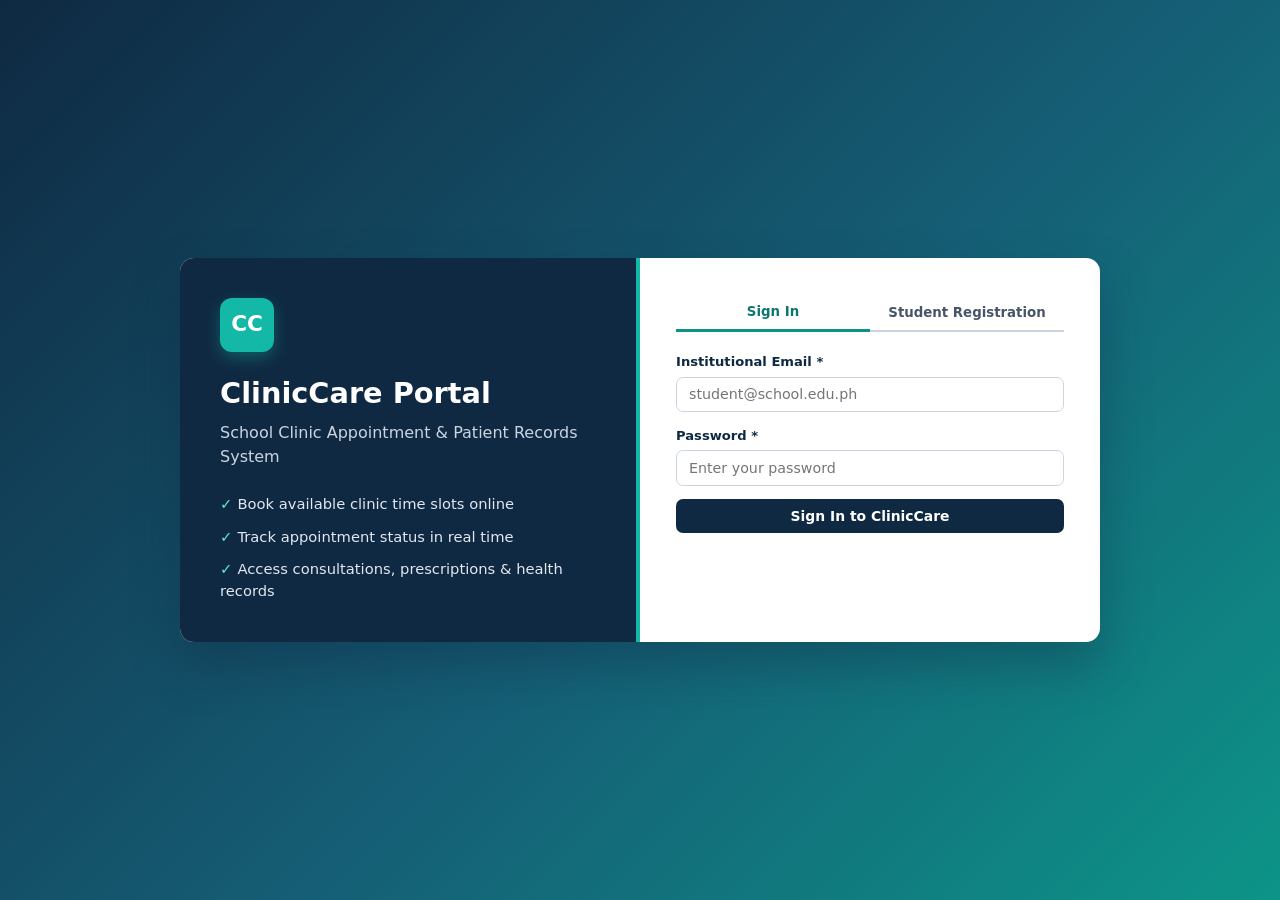
<file: frontend/index.html>
﻿<!DOCTYPE html>
<html lang="en">
<head>
  <meta charset="UTF-8" />
  <meta name="viewport" content="width=device-width, initial-scale=1.0" />
  <title>ClinicCare — School Clinic Portal</title>
  <link rel="stylesheet" href="css/styles.css" />
</head>
<body class="auth-body">
  <div class="auth-shell">
    <div class="auth-banner">
      <div class="crest-badge">CC</div>
      <h1>ClinicCare Portal</h1>
      <p>School Clinic Appointment &amp; Patient Records System</p>
      <ul class="feature-bullets">
        <li>Book available clinic time slots online</li>
        <li>Track appointment status in real time</li>
        <li>Access consultations, prescriptions &amp; health records</li>
      </ul>
    </div>

    <div class="auth-card">
      <div class="tabs">
        <button id="tab-login" class="tab-btn active" type="button">Sign In</button>
        <button id="tab-register" class="tab-btn" type="button">Student Registration</button>
      </div>

      <div id="auth-alert" class="alert hidden"></div>

      <form id="login-form">
        <div class="form-group">
          <label for="login-email">Institutional Email *</label>
          <input id="login-email" type="email" required placeholder="student@school.edu.ph" />
        </div>
        <div class="form-group">
          <label for="login-password">Password *</label>
          <input id="login-password" type="password" required placeholder="Enter your password" />
        </div>
        <button id="login-btn" type="submit" class="btn btn-primary full-width">Sign In to ClinicCare</button>
      </form>

      <form id="register-form" class="hidden">
        <div class="form-group">
          <label for="reg-name">Full Name *</label>
          <input id="reg-name" type="text" required placeholder="Juan Dela Cruz" />
        </div>
        <div class="form-group">
          <label for="reg-student-number">Student Number *</label>
          <input id="reg-student-number" type="text" required placeholder="2026-00123" />
        </div>
        <div class="form-group">
          <label for="reg-email">Institutional Email *</label>
          <input id="reg-email" type="email" required placeholder="juan.delacruz@school.edu.ph" />
        </div>
        <div class="form-group">
          <label for="reg-password">Password (min 8 characters) *</label>
          <input id="reg-password" type="password" minlength="8" required placeholder="Create a strong password" />
        </div>
        <p class="muted mb-1">Public registration creates a Student account with a linked Patient profile.</p>
        <button id="register-btn" type="submit" class="btn btn-primary full-width">Create Student Account</button>
      </form>
    </div>
  </div>
  <script type="module" src="js/auth.js"></script>
</body>
</html>
</file>
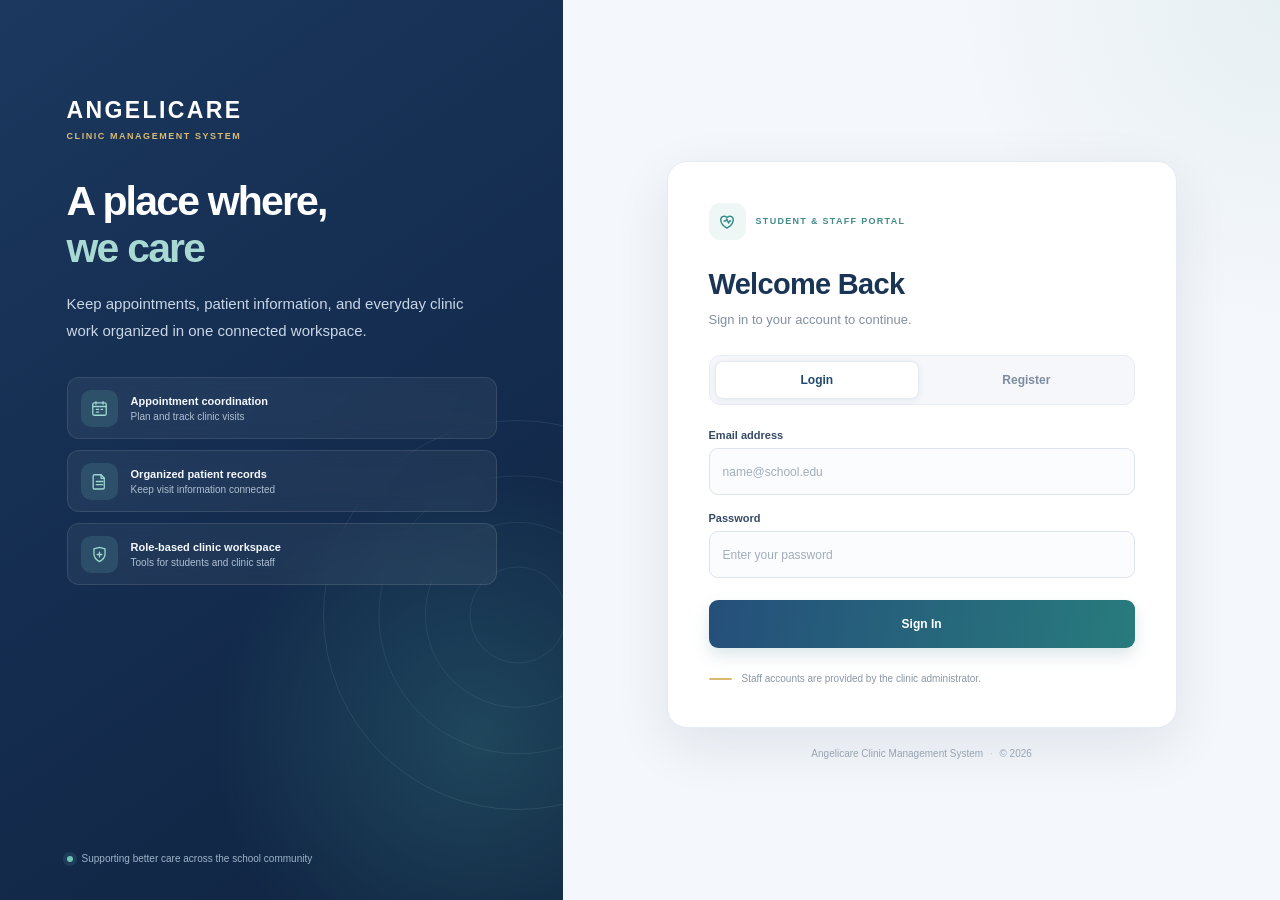
<file: Finals_Clinic_System/wwwroot/index.html>
﻿<!DOCTYPE html>
<html lang="en">
<head>
    <meta charset="UTF-8">
    <meta name="viewport" content="width=device-width, initial-scale=1.0">
    <meta name="theme-color" content="#172d50">
    <title>ANGELICARE | Clinic Management System</title>
    <link rel="stylesheet" href="css/auth.css?v=6">
</head>
<body>
    <main class="auth-shell">
        <section class="auth-brand-panel" aria-label="Angelicare introduction">
            <div class="auth-brand-content">
                <div class="auth-brand-top">
                    <div>
                        <span class="auth-brand-name">ANGELICARE</span>
                        <span class="auth-brand-subtitle">CLINIC MANAGEMENT SYSTEM</span>
                    </div>
                </div>
                <h1>A place where,<span>we care</span></h1>
                <p class="brand-description">
                    Keep appointments, patient information, and everyday clinic work organized in one connected workspace.
                </p>

                <div class="brand-feature-list" aria-label="Platform features">
                    <div class="brand-feature">
                        <span class="brand-feature-icon" aria-hidden="true">
                            <svg viewBox="0 0 24 24"><rect x="3.5" y="5" width="17" height="15.5" rx="2"></rect><path d="M7.5 3.5v3M16.5 3.5v3M3.5 9.5h17M8 13h3M8 16.5h3M14 13h2"></path></svg>
                        </span>
                        <span><strong>Appointment coordination</strong><small>Plan and track clinic visits</small></span>
                    </div>
                    <div class="brand-feature">
                        <span class="brand-feature-icon" aria-hidden="true">
                            <svg viewBox="0 0 24 24"><path d="M6 3.5h8l4 4V20a1.5 1.5 0 0 1-1.5 1.5h-11A1.5 1.5 0 0 1 4 20V5a1.5 1.5 0 0 1 2-1.5Z"></path><path d="M14 3.5V8h4M8 12h8M8 16h8"></path></svg>
                        </span>
                        <span><strong>Organized patient records</strong><small>Keep visit information connected</small></span>
                    </div>
                    <div class="brand-feature">
                        <span class="brand-feature-icon" aria-hidden="true">
                            <svg viewBox="0 0 24 24"><path d="M12 21s-7-3.8-7-10V5l7-2 7 2v6c0 6.2-7 10-7 10Z"></path><path d="M9 12h6M12 9v6"></path></svg>
                        </span>
                        <span><strong>Role-based clinic workspace</strong><small>Tools for students and clinic staff</small></span>
                    </div>
                </div>
            </div>

            <div class="auth-brand-bottom">
                <span class="brand-bottom-dot" aria-hidden="true"></span>
                <span>Supporting better care across the school community</span>
            </div>
            <div class="auth-brand-decoration" aria-hidden="true">
                <span class="decoration-ring ring-one"></span>
                <span class="decoration-ring ring-two"></span>
                <span class="decoration-ring ring-three"></span>
            </div>
        </section>

        <section class="auth-main">
            <div class="auth-card">
                <div class="auth-card-brand">
                    <span class="auth-card-mark" aria-hidden="true">
                        <svg viewBox="0 0 24 24"><path d="M12 20.5s-7.5-4.2-7.5-10a4.2 4.2 0 0 1 7.5-2.6 4.2 4.2 0 0 1 7.5 2.6c0 5.8-7.5 10-7.5 10Z"></path><path d="M8.5 12h2l1.2-2.5 2.1 5 1.2-2.5h1.5"></path></svg>
                    </span>
                    <span class="auth-card-kicker">STUDENT &amp; STAFF PORTAL</span>
                </div>

                <div class="form-heading">
                    <h2 id="formTitle">Welcome Back</h2>
                    <p id="formDescription">Sign in to your account to continue.</p>
                </div>

                <div class="form-tabs" role="tablist" aria-label="Account access">
                    <button type="button" id="loginTab" class="tab active" role="tab" aria-selected="true" aria-controls="loginForm">Login</button>
                    <button type="button" id="registerTab" class="tab" role="tab" aria-selected="false" aria-controls="registerForm">Register</button>
                </div>

                <form id="loginForm" class="auth-form">
                    <div class="form-group">
                        <label for="loginEmail">Email address</label>
                        <input type="email"
                               id="loginEmail"
                               name="email"
                               placeholder="name@school.edu"
                               autocomplete="username"
                               required>
                    </div>

                    <div class="form-group">
                        <label for="loginPassword">Password</label>
                        <input type="password"
                               id="loginPassword"
                               name="password"
                               placeholder="Enter your password"
                               autocomplete="current-password"
                               required>
                    </div>

                    <button type="submit" class="submit-button">Sign In</button>
                </form>

                <form id="registerForm" class="auth-form hidden">
                    <div class="form-group">
                        <label for="registerName">Full name</label>
                        <input type="text"
                               id="registerName"
                               name="fullName"
                               placeholder="Enter your full name"
                               autocomplete="name"
                               required>
                    </div>

                    <div class="form-group">
                        <label for="registerStudentNumber">Student number</label>
                        <input type="text"
                               id="registerStudentNumber"
                               name="studentNumber"
                               placeholder="Enter your student number"
                               autocomplete="off"
                               required>
                    </div>

                    <div class="form-group">
                        <label for="registerEmail">Email address</label>
                        <input type="email"
                               id="registerEmail"
                               name="email"
                               placeholder="name@school.edu"
                               autocomplete="email"
                               required>
                    </div>

                    <div class="form-group">
                        <label for="registerPassword">Password</label>
                        <input type="password"
                               id="registerPassword"
                               name="newPassword"
                               placeholder="At least 8 characters"
                               minlength="8"
                               autocomplete="new-password"
                               required>
                        <small class="input-hint">Use at least 8 characters.</small>
                    </div>

                    <button type="submit" class="submit-button">Create Student Account</button>
                </form>

                <p id="message" class="message" role="status" aria-live="polite"></p>

                <div class="auth-card-footer">
                    <span class="auth-footer-line"></span>
                    <p>Staff accounts are provided by the clinic administrator.</p>
                </div>
            </div>

            <p class="auth-copyright">Angelicare Clinic Management System <span>·</span> © 2026</p>
        </section>
    </main>

    <script src="js/auth.js?v=4"></script>
</body>
</html>
</file>
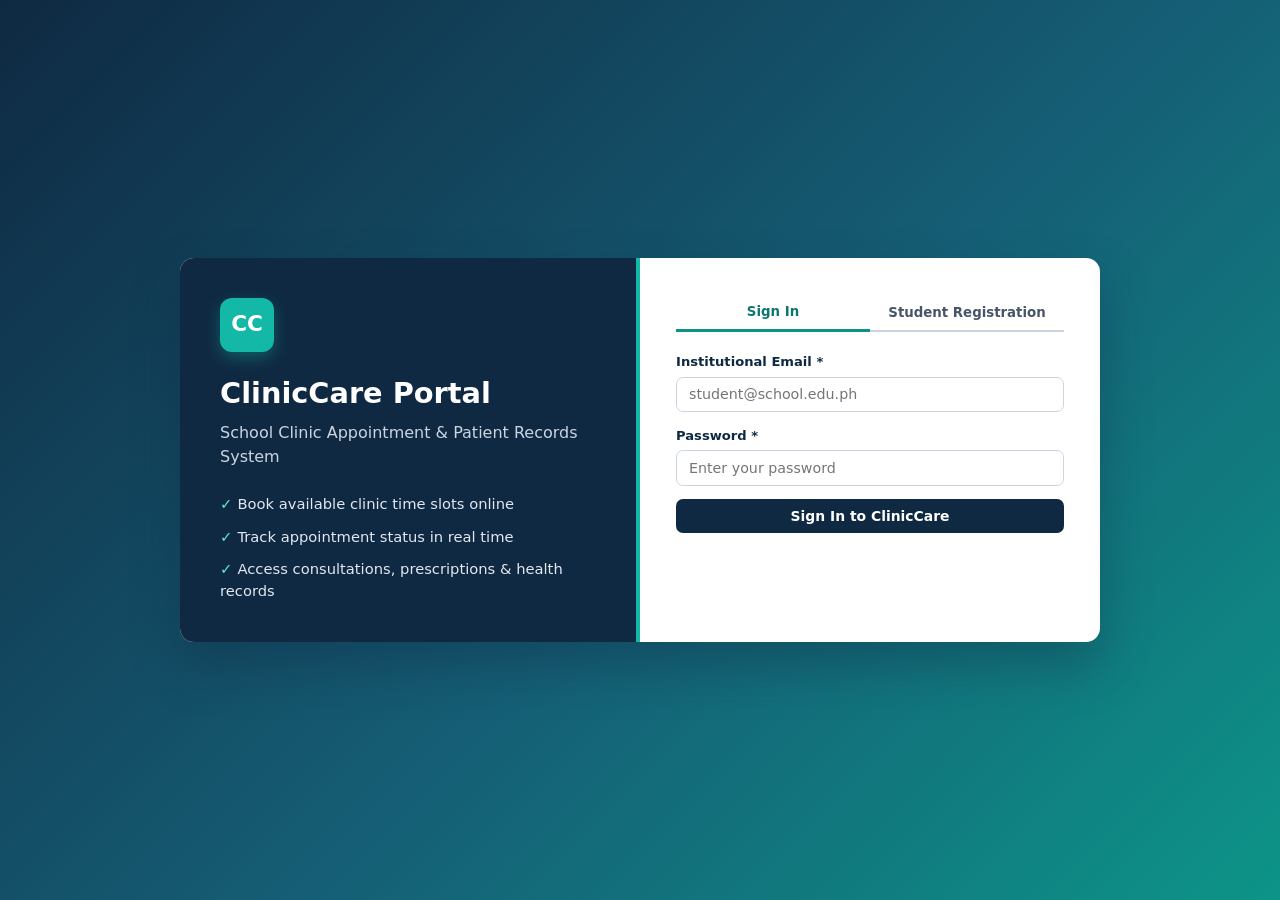
<file: frontend/dashboard.html>
﻿<!DOCTYPE html>
<html lang="en">
<head>
  <meta charset="UTF-8" />
  <meta name="viewport" content="width=device-width, initial-scale=1.0" />
  <title>ClinicCare — Workspace</title>
  <link rel="stylesheet" href="css/styles.css" />
</head>
<body>
  <header class="topbar">
    <div class="topbar-left">
      <div class="crest-sm">CC</div>
      <div>
        <strong class="topbar-title">ClinicCare</strong>
        <span class="topbar-sub">Academic Health &amp; Records Portal</span>
      </div>
    </div>
    <div class="topbar-right">
      <div class="user-pill">
        <span id="user-name">User</span>
        <span id="user-role" class="badge role-badge">Role</span>
      </div>
      <button id="refresh-btn" class="btn btn-outline-light btn-sm" type="button">↻ Refresh</button>
      <button id="logout-btn" class="btn btn-gold btn-sm" type="button">Log Out</button>
    </div>
  </header>

  <div class="app-shell">
    <aside class="sidebar">
      <div class="sidebar-section-label">NAVIGATION MENU</div>
      <nav id="role-nav" class="sidebar-nav"></nav>
    </aside>

    <main class="main-area">
      <div class="page-header">
        <div>
          <h1 id="page-title">Dashboard</h1>
          <p id="page-subtitle" class="muted">Role-secured school clinic operations</p>
        </div>
      </div>

      <div id="global-alert" class="alert hidden"></div>
      <div id="toast-container" class="toast-container"></div>
      <section id="kpi-strip" class="kpi-grid"></section>

      <!-- ==================== STUDENT VIEWS ==================== -->
      <section id="view-student-appointments" class="view-section hidden">
        <div class="grid-2">
          <div class="card">
            <div class="card-head">
              <h2>1. Select Available Clinic Time Slot</h2>
              <div class="inline-actions">
                <input id="slot-date-filter" type="date" title="Filter slots by date" />
                <button id="clear-slot-filter" type="button" class="btn btn-outline btn-sm">All Dates</button>
              </div>
            </div>
            <div id="slot-cards-grid" class="slot-grid"></div>

            <form id="book-appointment-form" class="mt-1">
              <input id="appointment-slot" type="hidden" required />
              <div class="selected-slot-banner" id="selected-slot-banner">
                Click an available time slot card above to select your schedule.
              </div>
              <div class="grid-2 mt-sm">
                <div class="form-group">
                  <label for="appointment-doctor-id">Preferred Doctor ID (Optional)</label>
                  <input id="appointment-doctor-id" type="number" min="1" placeholder="Leave blank for any" />
                </div>
                <div class="form-group">
                  <label for="appointment-reason">Reason for Visit *</label>
                  <input id="appointment-reason" type="text" required placeholder="Fever, checkup, clearance..." />
                </div>
              </div>
              <button id="book-submit-btn" type="submit" class="btn btn-primary full-width" disabled>
                Book Selected Appointment
              </button>
            </form>
          </div>

          <div class="card">
            <div class="card-head">
              <h2>My Appointments</h2>
              <select id="student-appt-filter" class="compact-select">
                <option value="ALL">All Statuses</option>
                <option value="Booked">Booked</option>
                <option value="Confirmed">Confirmed</option>
                <option value="Completed">Completed</option>
                <option value="Cancelled">Cancelled</option>
              </select>
            </div>
            <div class="table-wrap">
              <table>
                <thead>
                  <tr>
                    <th>Schedule</th>
                    <th>Doctor</th>
                    <th>Reason</th>
                    <th>Status</th>
                    <th>Action</th>
                  </tr>
                </thead>
                <tbody id="student-appointments-tbody"></tbody>
              </table>
            </div>
          </div>
        </div>
      </section>

      <section id="view-student-history" class="view-section hidden">
        <div class="card mb-1" id="student-profile-card">
          <div class="card-head"><h2>My Linked Patient Profile</h2></div>
          <div id="student-profile-box" class="profile-grid"></div>
        </div>

        <div class="card mb-1">
          <h2>My Consultations &amp; Doctor Assessments</h2>
          <div class="table-wrap">
            <table>
              <thead>
                <tr>
                  <th>Date</th>
                  <th>Chief Complaint</th>
                  <th>Nurse Assessment</th>
                  <th>Doctor Assessment</th>
                  <th>Status</th>
                </tr>
              </thead>
              <tbody id="student-consultations-tbody"></tbody>
            </table>
          </div>
        </div>

        <div class="grid-2">
          <div class="card">
            <h2>My Medical Records</h2>
            <div class="table-wrap">
              <table>
                <thead>
                  <tr>
                    <th>Date</th>
                    <th>Diagnosis</th>
                    <th>Treatment</th>
                    <th>Provider</th>
                  </tr>
                </thead>
                <tbody id="student-records-tbody"></tbody>
              </table>
            </div>
          </div>

          <div class="card">
            <h2>My Prescriptions &amp; Referrals</h2>
            <div class="table-wrap">
              <table>
                <thead>
                  <tr>
                    <th>Date</th>
                    <th>Type / Item</th>
                    <th>Details</th>
                    <th>Instructions / Status</th>
                  </tr>
                </thead>
                <tbody id="student-rx-ref-tbody"></tbody>
              </table>
            </div>
          </div>
        </div>
      </section>

      <!-- ==================== DOCTOR VIEWS ==================== -->
      <section id="view-doctor-consultations" class="view-section hidden">
        <div class="card">
          <div class="card-head">
            <h2>Assigned Patient Consultations</h2>
            <div class="inline-actions">
              <input id="doctor-search" type="search" class="compact-input" placeholder="Search patient or complaint..." />
              <select id="doctor-status-filter" class="compact-select">
                <option value="ALL">All Assigned</option>
                <option value="PENDING">Awaiting Review</option>
                <option value="REVIEWED">Reviewed</option>
              </select>
            </div>
          </div>
          <div class="table-wrap">
            <table>
              <thead>
                <tr>
                  <th>ID</th>
                  <th>Patient</th>
                  <th>Date</th>
                  <th>Complaint &amp; Vitals</th>
                  <th>Nurse Notes</th>
                  <th>Doctor Assessment</th>
                  <th>Actions</th>
                </tr>
              </thead>
              <tbody id="doctor-consultations-tbody"></tbody>
            </table>
          </div>
        </div>
      </section>

      <!-- ==================== NURSE VIEWS ==================== -->
      <section id="view-nurse-appointments" class="view-section hidden">
        <div class="grid-2-sidebar">
          <div class="card">
            <h2>Publish Clinic Time Slot</h2>
            <p class="muted mb-1">Create open schedule slots for student appointment bookings.</p>
            <form id="create-slot-form">
              <div class="form-group">
                <label for="slot-date">Clinic Date *</label>
                <input id="slot-date" type="date" required />
              </div>
              <div class="grid-2">
                <div class="form-group">
                  <label for="slot-start">Start Time *</label>
                  <input id="slot-start" type="time" required />
                </div>
                <div class="form-group">
                  <label for="slot-end">End Time *</label>
                  <input id="slot-end" type="time" required />
                </div>
              </div>
              <button type="submit" class="btn btn-primary full-width">+ Publish Slot</button>
            </form>
            <div class="mt-1">
              <strong class="muted">Currently Open Slots:</strong>
              <div id="nurse-slots-list" class="mini-slot-list mt-sm"></div>
            </div>
          </div>

          <div class="card">
            <div class="card-head">
              <h2>Appointment Queue &amp; Lifecycle</h2>
              <div class="inline-actions">
                <input id="nurse-appt-search" type="search" class="compact-input" placeholder="Search patient..." />
                <select id="nurse-appt-filter" class="compact-select">
                  <option value="ALL">All Statuses</option>
                  <option value="Booked">Booked</option>
                  <option value="Confirmed">Confirmed</option>
                  <option value="Completed">Completed</option>
                  <option value="Cancelled">Cancelled</option>
                </select>
              </div>
            </div>
            <div class="table-wrap">
              <table>
                <thead>
                  <tr>
                    <th>ID</th>
                    <th>Patient</th>
                    <th>Schedule</th>
                    <th>Doctor</th>
                    <th>Reason</th>
                    <th>Status</th>
                    <th>Workflow Actions</th>
                  </tr>
                </thead>
                <tbody id="nurse-appointments-tbody"></tbody>
              </table>
            </div>
          </div>
        </div>
      </section>

      <section id="view-nurse-consultations" class="view-section hidden">
        <div class="card mb-1">
          <div class="card-head">
            <h2>Consultations (Appointment &amp; Walk-In)</h2>
            <button type="button" class="btn btn-primary btn-sm" onclick="window.openWalkInConsult()">
              + New Walk-In Consultation
            </button>
          </div>
          <div class="table-wrap">
            <table>
              <thead>
                <tr>
                  <th>ID</th>
                  <th>Patient</th>
                  <th>Complaint &amp; Vitals</th>
                  <th>Nurse Assessment</th>
                  <th>Doctor Assessment</th>
                  <th>Status</th>
                  <th>Actions</th>
                </tr>
              </thead>
              <tbody id="nurse-consultations-tbody"></tbody>
            </table>
          </div>
        </div>
      </section>

      <section id="view-nurse-patients" class="view-section hidden">
        <div class="card">
          <div class="card-head">
            <h2>Patient Profiles Directory</h2>
            <div class="inline-actions">
              <input id="nurse-patient-search" type="search" class="compact-input" placeholder="Search name or student #..." />
              <select id="nurse-patient-status-filter" class="compact-select">
                <option value="ALL">All Patients</option>
                <option value="ACTIVE">Active Only</option>
                <option value="INACTIVE">Inactive Only</option>
              </select>
            </div>
          </div>
          <form id="create-patient-form" class="inline-form mb-1">
            <input id="new-patient-name" type="text" required placeholder="Full Name (Walk-In / Manual Patient) *" />
            <input id="new-patient-student-no" type="text" placeholder="Student Number (Optional)" />
            <button type="submit" class="btn btn-primary">+ Register Patient</button>
          </form>
          <div class="table-wrap">
            <table>
              <thead>
                <tr>
                  <th>ID</th>
                  <th>Full Name</th>
                  <th>Student Number</th>
                  <th>Account Link</th>
                  <th>Status</th>
                  <th>Actions</th>
                </tr>
              </thead>
              <tbody id="nurse-patients-tbody"></tbody>
            </table>
          </div>
        </div>
      </section>

      <section id="view-nurse-referrals-logs" class="view-section hidden">
        <div class="grid-2 mb-1">
          <div class="card">
            <div class="card-head">
              <h2>External Referrals</h2>
              <button type="button" class="btn btn-primary btn-sm" onclick="window.openReferralModal()">
                + Create Referral
              </button>
            </div>
            <div class="table-wrap">
              <table>
                <thead>
                  <tr>
                    <th>ID</th>
                    <th>Patient</th>
                    <th>External Doctor</th>
                    <th>Reason</th>
                    <th>Status</th>
                  </tr>
                </thead>
                <tbody id="nurse-referrals-tbody"></tbody>
              </table>
            </div>
          </div>

          <div class="card">
            <div class="card-head">
              <h2>External Doctor Directory</h2>
              <button type="button" class="btn btn-outline btn-sm" onclick="window.openModal('modal-external-doctor')">
                + Add External Doctor
              </button>
            </div>
            <div class="table-wrap">
              <table>
                <thead>
                  <tr>
                    <th>ID</th>
                    <th>Doctor Name</th>
                    <th>Specialty</th>
                    <th>Hospital / Contact</th>
                  </tr>
                </thead>
                <tbody id="external-doctors-tbody"></tbody>
              </table>
            </div>
          </div>
        </div>

        <div class="card">
          <div class="card-head">
            <h2>Manual Clinic Logs &amp; Walk-In Activity</h2>
          </div>
          <form id="create-clinic-log-form" class="inline-form mb-1">
            <select id="log-patient-select" class="compact-select">
              <option value="">-- Optional: Link to Patient --</option>
            </select>
            <input id="log-activity" type="text" required placeholder="Describe manual clinic activity / walk-in visit..." />
            <button type="submit" class="btn btn-primary">+ Record Log</button>
          </form>
          <div class="table-wrap">
            <table>
              <thead>
                <tr>
                  <th>Log ID</th>
                  <th>Date/Time</th>
                  <th>Patient</th>
                  <th>Activity / Notes</th>
                  <th>Encoded By</th>
                </tr>
              </thead>
              <tbody id="clinic-logs-tbody"></tbody>
            </table>
          </div>
        </div>
      </section>

      <!-- ==================== REPORTS (NURSE & ADMIN) ==================== -->
      <section id="view-reports" class="view-section hidden">
        <div class="grid-2">
          <div class="card">
            <div class="card-head">
              <h2>Daily Schedule Report</h2>
              <form id="daily-schedule-form" class="inline-form">
                <input id="report-date" type="date" required />
                <button type="submit" class="btn btn-primary btn-sm">Load</button>
              </form>
            </div>
            <div class="table-wrap">
              <table>
                <thead>
                  <tr>
                    <th>Time Slot</th>
                    <th>Patient</th>
                    <th>Doctor</th>
                    <th>Reason</th>
                    <th>Status</th>
                  </tr>
                </thead>
                <tbody id="report-schedule-tbody"></tbody>
              </table>
            </div>
          </div>

          <div class="card">
            <div class="card-head">
              <h2>Consolidated Patient History</h2>
              <form id="patient-history-form" class="inline-form">
                <input id="report-patient-id" type="number" min="1" required placeholder="Patient ID" style="width:120px" />
                <button type="submit" class="btn btn-primary btn-sm">Generate</button>
              </form>
            </div>
            <div id="patient-history-output" class="report-box">
              <p class="muted">Enter a Patient ID to generate full consultations, records, prescriptions, and referrals.</p>
            </div>
          </div>
        </div>
      </section>

      <!-- ==================== ADMIN VIEWS ==================== -->
      <section id="view-admin-users" class="view-section hidden">
        <div class="grid-2-sidebar">
          <div class="card">
            <h2>Create Staff Account</h2>
            <p class="muted mb-1">Provision Nurse or Doctor credentials.</p>
            <form id="create-staff-form">
              <div class="form-group">
                <label for="staff-name">Full Name *</label>
                <input id="staff-name" type="text" required />
              </div>
              <div class="form-group">
                <label for="staff-email">Email *</label>
                <input id="staff-email" type="email" required />
              </div>
              <div class="form-group">
                <label for="staff-password">Password (min 8 chars) *</label>
                <input id="staff-password" type="password" minlength="8" required />
              </div>
              <div class="form-group">
                <label for="staff-role">Role *</label>
                <select id="staff-role" required>
                  <option value="Nurse">Nurse</option>
                  <option value="Doctor">Doctor</option>
                </select>
              </div>
              <div class="form-group hidden" id="specialty-group">
                <label for="staff-specialty">Doctor Specialty *</label>
                <input id="staff-specialty" type="text" placeholder="General Medicine, Pediatrics..." />
              </div>
              <button type="submit" class="btn btn-primary full-width">Provision Account</button>
            </form>
          </div>

          <div class="card">
            <div class="card-head">
              <h2>System User Accounts</h2>
              <input id="admin-user-search" type="search" class="compact-input" placeholder="Search name, email, or role..." />
            </div>
            <div class="table-wrap">
              <table>
                <thead>
                  <tr>
                    <th>ID</th>
                    <th>Name</th>
                    <th>Email</th>
                    <th>Role</th>
                    <th>Status</th>
                    <th>Access Control</th>
                  </tr>
                </thead>
                <tbody id="admin-users-tbody"></tbody>
              </table>
            </div>
          </div>
        </div>
      </section>
    </main>
  </div>

  <!-- ==================== INTERACTIVE MODALS ==================== -->
  <div id="modal-doctor-review" class="modal-backdrop hidden">
    <div class="modal-card">
      <div class="modal-head">
        <h3 id="modal-doc-title">Doctor Clinical Assessment</h3>
        <button type="button" class="close-btn" onclick="window.closeModals()">×</button>
      </div>
      <form id="doctor-assessment-form">
        <input id="doc-consult-id" type="hidden" />
        <div class="form-group">
          <label for="doc-assessment-text">Medical Assessment &amp; Findings *</label>
          <textarea id="doc-assessment-text" rows="4" required placeholder="Enter clinical findings..."></textarea>
        </div>
        <button type="submit" class="btn btn-primary full-width">Submit Assessment</button>
      </form>
    </div>
  </div>

  <div id="modal-doctor-rx" class="modal-backdrop hidden">
    <div class="modal-card">
      <div class="modal-head">
        <h3 id="modal-rx-title">Record Prescription</h3>
        <button type="button" class="close-btn" onclick="window.closeModals()">×</button>
      </div>
      <form id="doctor-prescription-form">
        <input id="doc-rx-patient-id" type="hidden" />
        <input id="doc-rx-consult-id" type="hidden" />
        <div class="form-group hidden" id="doc-rx-prescriber-group">
          <label for="doc-rx-doctor-id">Authorizing Prescriber Doctor ID *</label>
          <input id="doc-rx-doctor-id" type="number" min="1" placeholder="Doctor ID authorizing this prescription" />
        </div>
        <div class="form-group">
          <label for="doc-rx-med">Medicine Name *</label>
          <input id="doc-rx-med" type="text" required placeholder="e.g., Paracetamol 500mg" />
        </div>
        <div class="form-group">
          <label for="doc-rx-dosage">Dosage *</label>
          <input id="doc-rx-dosage" type="text" required placeholder="e.g., 1 tablet every 6 hours" />
        </div>
        <div class="form-group">
          <label for="doc-rx-instructions">Instructions *</label>
          <input id="doc-rx-instructions" type="text" required placeholder="Take after meals for 3 days" />
        </div>
        <button type="submit" class="btn btn-primary full-width">Save Prescription</button>
      </form>
    </div>
  </div>

  <div id="modal-new-consultation" class="modal-backdrop hidden">
    <div class="modal-card">
      <div class="modal-head">
        <h3 id="modal-cons-title">Create Consultation</h3>
        <button type="button" class="close-btn" onclick="window.closeModals()">×</button>
      </div>
      <form id="create-consultation-form">
        <div class="grid-2">
          <div class="form-group">
            <label for="cons-patient-id">Patient ID *</label>
            <input id="cons-patient-id" type="number" min="1" required />
          </div>
          <div class="form-group">
            <label for="cons-appt-id">Appointment ID (Blank = Walk-In)</label>
            <input id="cons-appt-id" type="number" min="1" />
          </div>
        </div>
        <div class="grid-2">
          <div class="form-group">
            <label for="cons-doctor-id">Assign Doctor ID (Optional)</label>
            <input id="cons-doctor-id" type="number" min="1" />
          </div>
          <div class="form-group">
            <label for="cons-bp">Blood Pressure</label>
            <input id="cons-bp" type="text" placeholder="120/80" />
          </div>
        </div>
        <div class="grid-2">
          <div class="form-group">
            <label for="cons-temp">Temperature (°C)</label>
            <input id="cons-temp" type="number" step="0.1" placeholder="36.8" />
          </div>
          <div class="form-group">
            <label for="cons-complaint">Chief Complaint *</label>
            <input id="cons-complaint" type="text" required />
          </div>
        </div>
        <div class="form-group">
          <label for="cons-assessment">Nurse Triage Assessment</label>
          <input id="cons-assessment" type="text" />
        </div>
        <div class="form-group">
          <label for="cons-assistance">Assistance Provided</label>
          <input id="cons-assistance" type="text" />
        </div>
        <button type="submit" class="btn btn-primary full-width">Save Consultation</button>
      </form>
    </div>
  </div>

  <div id="modal-new-record" class="modal-backdrop hidden">
    <div class="modal-card">
      <div class="modal-head">
        <h3 id="modal-rec-title">Encode Medical Record</h3>
        <button type="button" class="close-btn" onclick="window.closeModals()">×</button>
      </div>
      <form id="create-record-form">
        <input id="rec-patient-id" type="hidden" />
        <input id="rec-consult-id" type="hidden" />
        <div class="form-group">
          <label for="rec-diagnosis">Diagnosis *</label>
          <input id="rec-diagnosis" type="text" required />
        </div>
        <div class="form-group">
          <label for="rec-treatment">Treatment Plan *</label>
          <input id="rec-treatment" type="text" required />
        </div>
        <button type="submit" class="btn btn-primary full-width">Save Medical Record</button>
      </form>
    </div>
  </div>

  <div id="modal-edit-patient" class="modal-backdrop hidden">
    <div class="modal-card">
      <div class="modal-head">
        <h3>Update Patient Profile</h3>
        <button type="button" class="close-btn" onclick="window.closeModals()">×</button>
      </div>
      <form id="edit-patient-form">
        <input id="edit-patient-id" type="hidden" />
        <div class="form-group">
          <label for="edit-patient-name">Full Name *</label>
          <input id="edit-patient-name" type="text" required />
        </div>
        <div class="form-group">
          <label for="edit-patient-student-no">Student Number</label>
          <input id="edit-patient-student-no" type="text" />
        </div>
        <button type="submit" class="btn btn-primary full-width">Update Patient</button>
      </form>
    </div>
  </div>

  <div id="modal-external-doctor" class="modal-backdrop hidden">
    <div class="modal-card">
      <div class="modal-head">
        <h3>Add External Doctor Contact</h3>
        <button type="button" class="close-btn" onclick="window.closeModals()">×</button>
      </div>
      <form id="create-ext-doc-form">
        <div class="form-group">
          <label for="ext-doc-name">Doctor Full Name *</label>
          <input id="ext-doc-name" type="text" required placeholder="Dr. Maria Santos" />
        </div>
        <div class="form-group">
          <label for="ext-doc-specialty">Specialty *</label>
          <input id="ext-doc-specialty" type="text" required placeholder="Cardiology, Orthopedics..." />
        </div>
        <div class="form-group">
          <label for="ext-doc-facility">Hospital / Clinic Name</label>
          <input id="ext-doc-facility" type="text" placeholder="UST Hospital" />
        </div>
        <div class="form-group">
          <label for="ext-doc-contact">Contact Number / Email</label>
          <input id="ext-doc-contact" type="text" placeholder="0917-000-0000" />
        </div>
        <button type="submit" class="btn btn-primary full-width">Save to Directory</button>
      </form>
    </div>
  </div>

  <div id="modal-new-referral" class="modal-backdrop hidden">
    <div class="modal-card">
      <div class="modal-head">
        <h3>Create External Referral</h3>
        <button type="button" class="close-btn" onclick="window.closeModals()">×</button>
      </div>
      <form id="create-referral-form">
        <div class="grid-2">
          <div class="form-group">
            <label for="ref-patient-id">Patient ID *</label>
            <input id="ref-patient-id" type="number" min="1" required />
          </div>
          <div class="form-group">
            <label for="ref-ext-doc-id">External Doctor ID *</label>
            <input id="ref-ext-doc-id" type="number" min="1" required />
          </div>
        </div>
        <div class="form-group">
          <label for="ref-reason">Reason for Referral *</label>
          <textarea id="ref-reason" rows="3" required></textarea>
        </div>
        <button type="submit" class="btn btn-primary full-width">Submit Referral</button>
      </form>
    </div>
  </div>

  <script type="module" src="js/dashboard.js"></script>
</body>
</html>
</file>
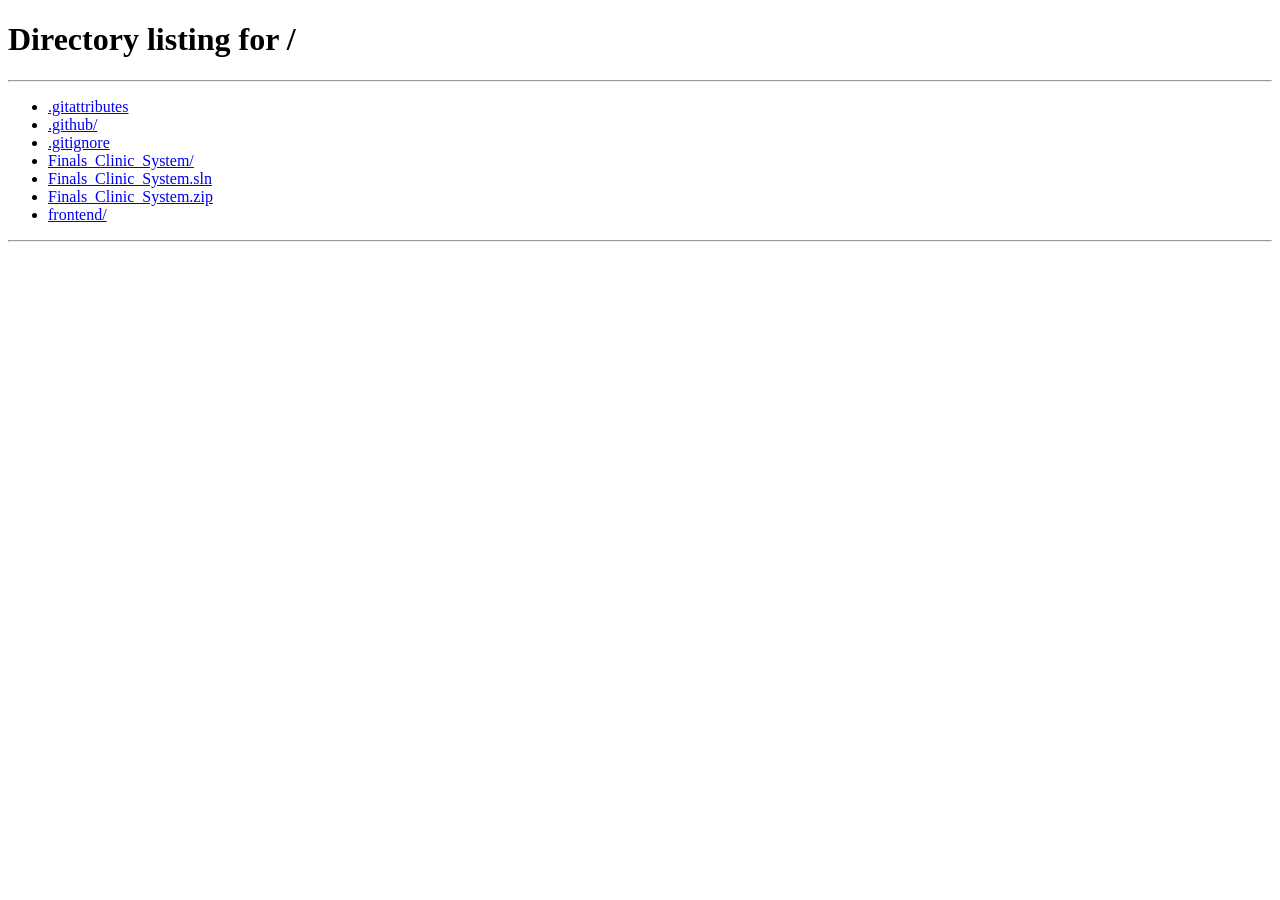
<file: Finals_Clinic_System/wwwroot/appointments.html>
﻿<!DOCTYPE html>
<html lang="en">
<head>
    <meta charset="UTF-8">
    <meta name="viewport" content="width=device-width, initial-scale=1.0">
    <meta name="theme-color" content="#172d50">
    <title>ANGELICARE | Appointments</title>
    <link rel="stylesheet" href="css/app.css?v=6">
    <link rel="stylesheet" href="css/appointments.css?v=1">
</head>
<body>
    <div class="app-layout appointments-layout">
        <aside class="sidebar">
            <div class="sidebar-brand">
                <h2>ANGELICARE</h2>
                <p>CLINIC MANAGEMENT SYSTEM</p>
            </div>

            <div class="sidebar-navigation">
                <p class="nav-label">MAIN MENU</p>
                <nav id="sidebarNav"></nav>
            </div>

            <div class="sidebar-bottom">
                <div class="sidebar-user">
                    <strong id="sidebarName">User</strong>
                    <span id="sidebarRole">Role</span>
                </div>
                <button type="button" id="logoutButton" class="logout-button">Log Out</button>
            </div>
        </aside>

        <main class="main-content appointments-main">
            <header class="topbar appointments-topbar">
                <div class="appointments-topbar-heading">
                    <span class="appointments-topbar-kicker">ANGELICARE WORKSPACE</span>
                    <h2>Appointments</h2>
                </div>
                <div class="topbar-user">
                    <strong id="topbarName">User</strong>
                    <span id="topbarRole">Role</span>
                </div>
            </header>

            <section class="page-content appointments-content">
                <div class="appointments-heading-row">
                    <div class="page-heading appointments-page-heading">
                        <span class="appointments-eyebrow">SCHEDULING &amp; VISIT PLANNING</span>
                        <h1 id="appointmentPageTitle">Appointments</h1>
                        <p id="appointmentPageDescription">View and manage clinic appointments.</p>
                    </div>
                    <div class="appointments-heading-note">
                        <span class="heading-note-dot" aria-hidden="true"></span>
                        <span>Clinic schedule</span>
                    </div>
                </div>

                <div id="appointmentFeedback" class="feedback" role="status" aria-live="polite"></div>

                <section class="appointment-stats" aria-label="Appointment summary">
                    <article class="appointment-stat-card stat-total">
                        <div class="appointment-stat-top"><span>Total appointments</span><span class="appointment-stat-icon" aria-hidden="true">▦</span></div>
                        <strong id="appointmentTotalCount">—</strong>
                        <small id="appointmentTotalNote">All recorded appointments</small>
                    </article>
                    <article class="appointment-stat-card stat-booked">
                        <div class="appointment-stat-top"><span>Awaiting confirmation</span><span class="appointment-stat-icon" aria-hidden="true">◷</span></div>
                        <strong id="appointmentBookedCount">—</strong>
                        <small>Booked appointments</small>
                    </article>
                    <article class="appointment-stat-card stat-confirmed">
                        <div class="appointment-stat-top"><span>Confirmed</span><span class="appointment-stat-icon" aria-hidden="true">✓</span></div>
                        <strong id="appointmentConfirmedCount">—</strong>
                        <small>Ready for the clinic visit</small>
                    </article>
                    <article class="appointment-stat-card stat-completed">
                        <div class="appointment-stat-top"><span>Completed</span><span class="appointment-stat-icon" aria-hidden="true">▤</span></div>
                        <strong id="appointmentCompletedCount">—</strong>
                        <small>Visits marked completed</small>
                    </article>
                </section>

                <section id="bookingPanel" class="content-card appointment-booking-panel">
                    <div class="appointment-panel-heading">
                        <div>
                            <span class="appointment-section-kicker">NEW BOOKING</span>
                            <h2>Book an appointment</h2>
                            <p>Choose an available clinic time and tell us what you need help with.</p>
                        </div>
                        <span class="appointment-panel-mark" aria-hidden="true">＋</span>
                    </div>

                    <form id="bookingForm" class="appointment-booking-form">
                        <div class="form-field">
                            <label for="availableSlot">Available time slot</label>
                            <select id="availableSlot" required>
                                <option value="">Loading available slots...</option>
                            </select>
                        </div>
                        <div class="form-field">
                            <label for="appointmentDoctor">Preferred doctor <span class="optional-label">Optional</span></label>
                            <select id="appointmentDoctor">
                                <option value="">No specific Doctor</option>
                            </select>
                        </div>
                        <div class="form-field appointment-reason-field">
                            <label for="appointmentReason">Reason for appointment</label>
                            <textarea id="appointmentReason" placeholder="Briefly describe the reason for your visit" required></textarea>
                        </div>
                        <div class="appointment-submit-row">
                            <p>Bookings are subject to available clinic time slots.</p>
                            <button type="submit" id="bookButton" class="primary-button appointment-book-button" disabled>Book appointment</button>
                        </div>
                    </form>
                </section>

                <section class="content-card appointment-records-panel">
                    <div class="appointment-records-heading">
                        <div>
                            <span class="appointment-section-kicker">SCHEDULE OVERVIEW</span>
                            <h2 id="appointmentsRecordsTitle">Appointment records</h2>
                            <p id="appointmentsRecordsDescription">Review scheduled visits and their current status.</p>
                        </div>
                        <span class="appointment-records-count" id="appointmentsResultCount">Loading records...</span>
                    </div>

                    <div class="appointment-toolbar">
                        <div class="appointment-search-field">
                            <label for="appointmentsSearch">Search appointments</label>
                            <div class="appointment-input-wrap">
                                <span aria-hidden="true">⌕</span>
                                <input type="search" id="appointmentsSearch" placeholder="Search by patient, appointment ID, doctor, or date">
                            </div>
                        </div>
                        <div class="appointment-filter-field">
                            <label for="appointmentStatusFilter">Appointment status</label>
                            <select id="appointmentStatusFilter">
                                <option value="all">All statuses</option>
                                <option value="booked">Booked</option>
                                <option value="confirmed">Confirmed</option>
                                <option value="completed">Completed</option>
                                <option value="cancelled">Cancelled</option>
                            </select>
                        </div>
                    </div>

                    <div id="appointmentsLoading" class="loading-state appointment-state">Loading appointments...</div>
                    <div id="appointmentsEmpty" class="empty-state appointment-state" hidden>No appointments found.</div>

                    <div class="table-wrapper appointment-table-wrapper" id="appointmentsTableWrapper" hidden>
                        <table class="data-table appointment-table" id="appointmentsTable">
                            <thead>
                                <tr>
                                    <th>Appointment</th>
                                    <th>Patient</th>
                                    <th>Date</th>
                                    <th>Time</th>
                                    <th>Doctor</th>
                                    <th>Status</th>
                                    <th id="actionsHeader">Actions</th>
                                </tr>
                            </thead>
                            <tbody id="appointmentsTableBody"></tbody>
                        </table>
                    </div>
                </section>
            </section>

            <footer class="page-footer appointments-footer">
                <span>Angelicare Clinic Management System</span>
                <span>Appointments are managed according to clinic availability.</span>
            </footer>
        </main>
    </div>

    <script src="js/app.js?v=6"></script>
    <script src="js/appointments.js?v=5"></script>
</body>
</html>
</file>
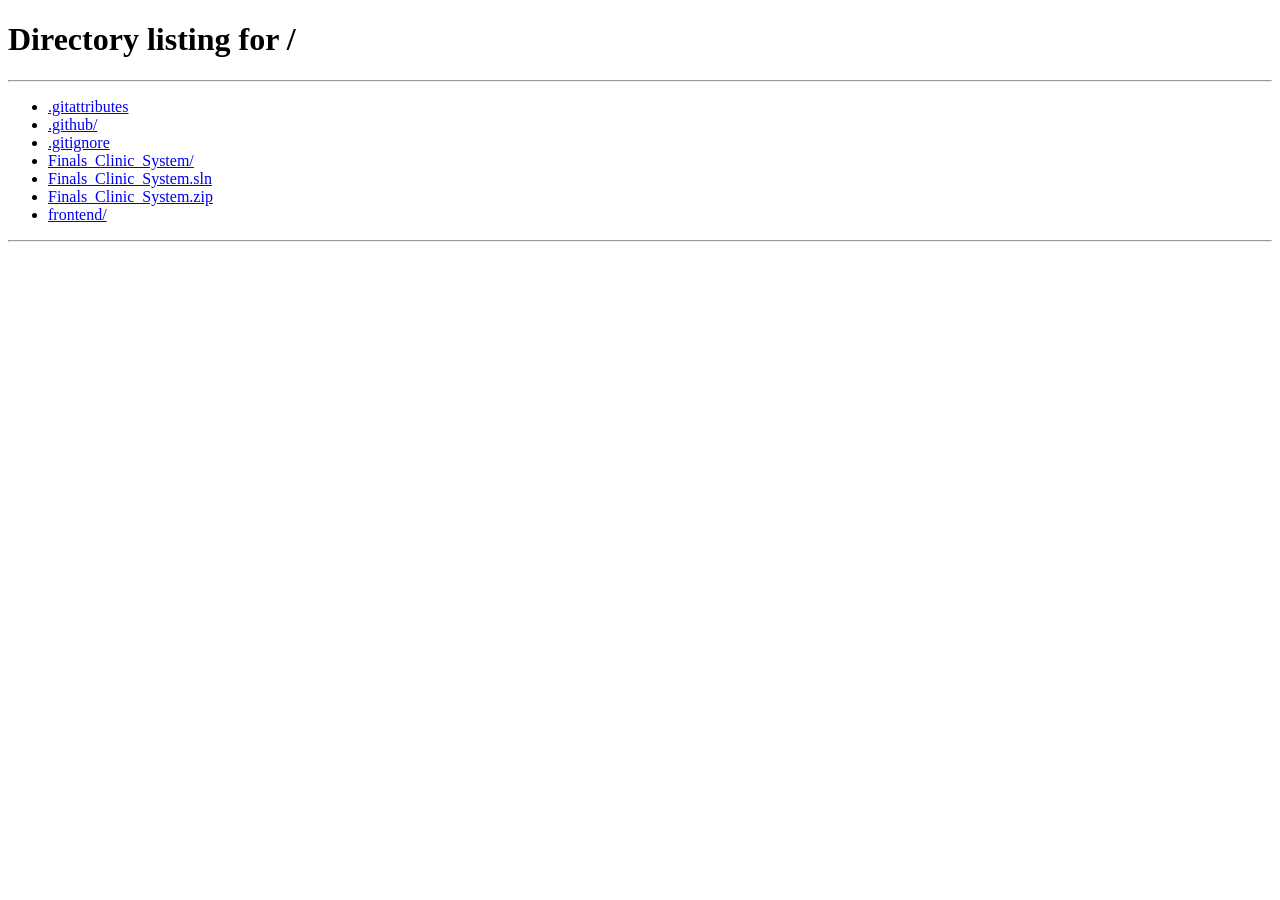
<file: Finals_Clinic_System/wwwroot/dashboard.html>
﻿<!DOCTYPE html>
<html lang="en">
<head>
    <meta charset="UTF-8">
    <meta name="viewport" content="width=device-width, initial-scale=1.0">
    <meta name="theme-color" content="#142c4e">
    <title>ANGELICARE | Dashboard</title>
    <link rel="stylesheet" href="css/app.css?v=5">
    <link rel="stylesheet" href="css/dashboard.css?v=2">
</head>
<body>
    <div class="app-layout">
        <aside class="sidebar">
            <div class="sidebar-brand">
                <h2>ANGELICARE</h2>
                <p>CLINIC MANAGEMENT SYSTEM</p>
            </div>

            <div class="sidebar-navigation">
                <p class="nav-label">MAIN MENU</p>
                <nav id="sidebarNav"></nav>
            </div>

            <div class="sidebar-bottom">
                <div class="sidebar-user">
                    <strong id="sidebarName">User</strong>
                    <span id="sidebarRole">Role</span>
                </div>
                <button type="button" id="logoutButton" class="logout-button">Log Out</button>
            </div>
        </aside>

        <main class="main-content dashboard-main">
            <header class="topbar">
                <div class="topbar-heading">
                    <span class="topbar-kicker">ANGELICARE WORKSPACE</span>
                    <h2>Dashboard</h2>
                </div>
                <div class="topbar-user">
                    <strong id="topbarName">User</strong>
                    <span id="topbarRole">Role</span>
                </div>
            </header>

            <section class="page-content dashboard-content">
                <div class="dashboard-heading-row">
                    <div class="page-heading dashboard-page-heading">
                        <span class="page-eyebrow">OVERVIEW</span>
                        <h1 id="welcomeTitle">Welcome!</h1>
                        <p id="welcomeDescription">Manage your clinic work from one place.</p>
                    </div>
                    <div class="dashboard-date" aria-live="polite">
                        <span class="dashboard-date-label">TODAY</span>
                        <strong id="dashboardDate">Loading date...</strong>
                    </div>
                </div>

                <section class="dashboard-hero" aria-label="Dashboard welcome">
                    <div class="dashboard-hero-copy">
                        <span class="hero-eyebrow" id="heroEyebrow">YOUR CLINIC AT A GLANCE</span>
                        <h2 id="heroTitle">A better day starts with organized care.</h2>
                        <p id="heroDescription">Keep clinic activities, patient information, and daily tasks moving smoothly.</p>
                        <div class="hero-actions" id="dashboardActions"></div>
                    </div>
                </section>

                <section class="dashboard-section summary-section" id="summarySection" aria-labelledby="summaryHeading">
                    <div class="section-heading-row">
                        <div>
                            <span class="section-eyebrow">AT A GLANCE</span>
                            <h2 class="section-heading" id="summaryHeading">Clinic overview</h2>
                        </div>
                        <span class="section-note" id="summaryNote">Live information from the clinic system</span>
                    </div>
                    <div class="summary-grid" id="summaryCards" aria-live="polite">
                        <div class="summary-loading">Loading overview...</div>
                    </div>
                </section>

                <div class="dashboard-content-grid">
                    <section class="dashboard-panel schedule-panel" id="scheduleSection" aria-labelledby="scheduleHeading">
                        <div class="panel-heading-row">
                            <div>
                                <span class="section-eyebrow">DAILY OPERATIONS</span>
                                <h2 id="scheduleHeading">Today's schedule</h2>
                                <p class="panel-subtitle">Appointments scheduled for today.</p>
                            </div>
                            <a class="panel-link" id="scheduleLink" href="/appointments.html">View appointments <span aria-hidden="true">→</span></a>
                        </div>
                        <div id="scheduleContent" class="schedule-content" aria-live="polite">
                            <div class="summary-loading">Loading today's schedule...</div>
                        </div>
                    </section>

                    <aside class="dashboard-panel focus-panel" id="focusPanel" aria-labelledby="focusHeading">
                        <span class="section-eyebrow">WORKFLOW REMINDER</span>
                        <h2 id="focusHeading">Keep care moving</h2>
                        <p id="focusDescription">Review new bookings, keep patient records current, and complete visit documentation.</p>
                        <div class="focus-divider"></div>
                        <div class="focus-tip">
                            <span class="focus-tip-icon" aria-hidden="true">
                                <svg viewBox="0 0 24 24"><path d="M12 3.5 14.6 9l6 .9-4.3 4.2 1 5.9-5.3-2.8-5.3 2.8 1-5.9-4.3-4.2 6-.9L12 3.5Z" /></svg>
                            </span>
                            <div>
                                <strong id="focusTipTitle">Small reminder</strong>
                                <span id="focusTipText">Use the module shortcuts to reach your daily tasks faster.</span>
                            </div>
                        </div>
                    </aside>
                </div>

                <section class="dashboard-section quick-access-section" aria-labelledby="quickAccessHeading">
                    <div class="section-heading-row">
                        <div>
                            <span class="section-eyebrow">YOUR WORKSPACE</span>
                            <h2 class="section-heading" id="quickAccessHeading">Quick access</h2>
                        </div>
                        <span class="section-note">Open a module to get started</span>
                    </div>
                    <div id="quickAccess" class="quick-access-grid"></div>
                </section>
            </section>

            <footer class="page-footer dashboard-footer">
                <span>Angelicare Clinic Management System</span>
                <span>© <span id="footerYear">2026</span> · Supporting better clinic care</span>
            </footer>
        </main>
    </div>

    <script src="js/app.js?v=5"></script>
    <script src="js/dashboard.js?v=5"></script>
</body>
</html>
</file>
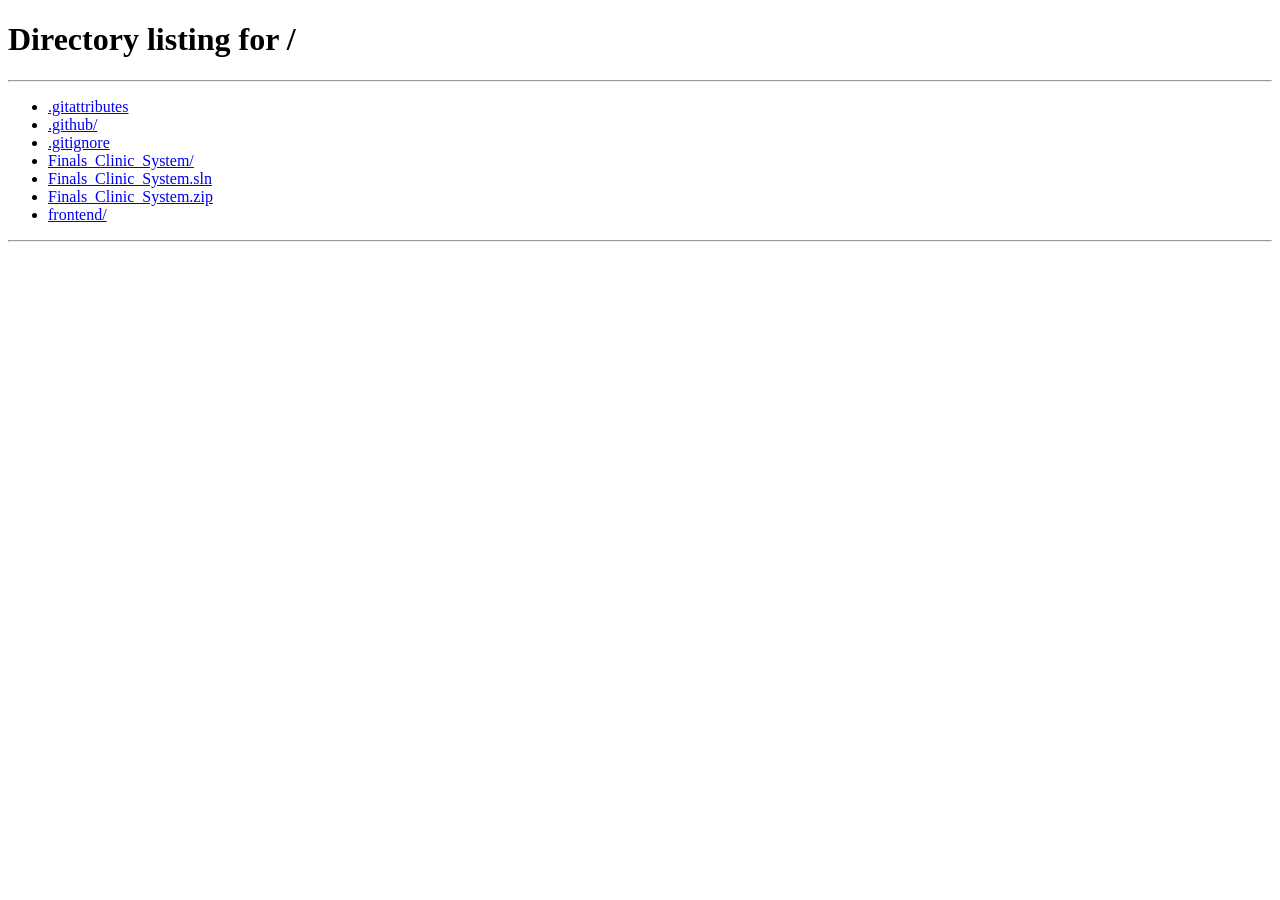
<file: Finals_Clinic_System/wwwroot/workspace.html>
﻿<!DOCTYPE html>
<html lang="en">
<head>
    <meta charset="UTF-8">
    <meta name="viewport" content="width=device-width, initial-scale=1.0">
    <title>ANGELICARE | Clinic Workspace</title>
    <link rel="stylesheet" href="css/app.css?v=5">
    <link rel="stylesheet" href="css/workspace.css?v=2">
</head>
<body>
    <div class="app-layout">
        <aside class="sidebar">
            <div class="sidebar-brand"><h2>ANGELICARE</h2><p>CLINIC MANAGEMENT SYSTEM</p></div>
            <div class="sidebar-navigation"><p class="nav-label">MAIN MENU</p><nav id="sidebarNav"></nav></div>
            <div class="sidebar-bottom">
                <div class="sidebar-user"><strong id="sidebarName">User</strong><span id="sidebarRole">Role</span></div>
                <button type="button" id="logoutButton" class="logout-button">Log Out</button>
            </div>
        </aside>
        <main class="main-content">
            <header class="topbar"><h2 id="topbarTitle">Clinic Workspace</h2><div class="topbar-user"><strong id="topbarName">User</strong><span id="topbarRole">Role</span></div></header>
            <section class="page-content workspace-content">
                <div class="page-heading workspace-page-heading">
                    <span class="workspace-eyebrow">CLINIC WORKSPACE</span>
                    <h1 id="moduleTitle">Clinic Workspace</h1>
                    <p id="moduleDescription">Manage clinic information and records.</p>
                </div>
                <div id="workspaceFeedback" class="feedback" role="status" aria-live="polite"></div>
                <div id="moduleContent"><div class="content-card">Loading module...</div></div>
            </section>
            <footer class="page-footer">Angelicare Clinic Management System © 2026</footer>
        </main>
    </div>
    <script src="js/app.js?v=5"></script>
    <script src="js/workspace.js?v=2"></script>
</body>
</html>
</file>
<file: frontend/css/styles.css>
﻿:root {
  --navy: #0f2942;
  --navy-soft: #1e3a5f;
  --teal: #0d9488;
  --teal-hover: #0f766e;
  --teal-bright: #14b8a6;
  --teal-soft: #f0fdfa;
  --bg: #f1f5f9;
  --surface: #ffffff;
  --text: #0f172a;
  --muted: #475569;
  --border: #cbd5e1;
  --danger: #dc2626;
  --success: #15803d;
}

* { box-sizing: border-box; margin: 0; padding: 0; font-family: 'Segoe UI', system-ui, -apple-system, sans-serif; }
body { background: var(--bg); color: var(--text); line-height: 1.5; }
.hidden { display: none !important; }
.mt-sm { margin-top: 0.65rem; }
.mt-1 { margin-top: 1.25rem; }
.mb-1 { margin-bottom: 1rem; }
.full-width { width: 100%; }
.muted { color: var(--muted); font-size: 0.87rem; }

/* Clinical Auth Screen */
.auth-body { min-height: 100vh; display: flex; align-items: center; justify-content: center; padding: 1.5rem; background: linear-gradient(135deg, #0f2942 0%, #155e75 55%, #0d9488 100%); }
.auth-shell { display: grid; grid-template-columns: 1fr 1fr; max-width: 920px; width: 100%; background: var(--surface); border-radius: 14px; overflow: hidden; box-shadow: 0 24px 48px rgba(15, 41, 66, 0.35); }
.auth-banner { background: var(--navy); color: #fff; padding: 2.5rem; display: flex; flex-direction: column; justify-content: center; border-right: 4px solid var(--teal-bright); }
.crest-badge { width: 54px; height: 54px; border-radius: 12px; background: var(--teal-bright); color: #ffffff; font-weight: 800; font-size: 1.35rem; display: flex; align-items: center; justify-content: center; margin-bottom: 1.25rem; box-shadow: 0 6px 16px rgba(20, 184, 166, 0.35); }
.auth-banner h1 { font-size: 1.8rem; margin-bottom: 0.4rem; color: #fff; }
.auth-banner p { color: #cbd5e1; margin-bottom: 1.5rem; }
.feature-bullets { list-style: none; display: flex; flex-direction: column; gap: 0.65rem; font-size: 0.92rem; color: #e2e8f0; }
.feature-bullets li::before { content: "✓ "; color: #5eead4; font-weight: 700; }
.auth-card { padding: 2.25rem; }
.tabs { display: flex; border-bottom: 2px solid var(--border); margin-bottom: 1.25rem; }
.tab-btn { flex: 1; padding: 0.65rem; border: none; background: none; font-weight: 700; cursor: pointer; color: var(--muted); }
.tab-btn.active { color: var(--teal-hover); border-bottom: 3px solid var(--teal); margin-bottom: -2px; }

/* Top Clinical Header Bar */
.topbar { height: 62px; background: var(--navy); color: #fff; border-bottom: 3px solid var(--teal-bright); padding: 0 1.5rem; display: flex; align-items: center; justify-content: space-between; position: sticky; top: 0; z-index: 50; }
.topbar-left { display: flex; align-items: center; gap: 0.75rem; }
.crest-sm { width: 34px; height: 34px; border-radius: 8px; background: var(--teal-bright); color: #ffffff; font-weight: 800; display: flex; align-items: center; justify-content: center; }
.topbar-title { display: block; font-size: 1.05rem; line-height: 1.1; }
.topbar-sub { font-size: 0.75rem; color: #94a3b8; }
.topbar-right { display: flex; align-items: center; gap: 0.65rem; }
.user-pill { display: flex; align-items: center; gap: 0.5rem; background: var(--navy-soft); padding: 0.3rem 0.75rem; border-radius: 999px; font-size: 0.85rem; border: 1px solid rgba(255,255,255,0.12); }

/* Workspace Shell */
.app-shell { display: flex; min-height: calc(100vh - 62px); }
.sidebar { width: 245px; background: #ffffff; border-right: 1px solid var(--border); padding: 1.25rem 0.85rem; flex-shrink: 0; }
.sidebar-section-label { font-size: 0.72rem; font-weight: 700; color: var(--muted); letter-spacing: 0.06em; padding: 0 0.75rem 0.65rem; }
.sidebar-nav { display: flex; flex-direction: column; gap: 0.35rem; }
.nav-btn { text-align: left; background: transparent; border: none; color: var(--text); padding: 0.7rem 0.85rem; border-radius: 8px; cursor: pointer; font-weight: 600; font-size: 0.9rem; transition: all 0.15s; border-left: 3px solid transparent; }
.nav-btn:hover { background: #f8fafc; }
.nav-btn.active { background: var(--teal-soft); color: var(--teal-hover); border-left-color: var(--teal); }

.main-area { flex: 1; padding: 1.5rem 2rem; overflow-x: hidden; }
.page-header { margin-bottom: 1.25rem; }
.page-header h1 { font-size: 1.45rem; color: var(--navy); }

/* KPI Cards */
.kpi-grid { display: grid; grid-template-columns: repeat(auto-fit, minmax(180px, 1fr)); gap: 1rem; margin-bottom: 1.35rem; }
.kpi-card { background: var(--surface); border: 1px solid var(--border); border-top: 3px solid var(--teal); border-radius: 10px; padding: 0.95rem 1.15rem; box-shadow: 0 1px 3px rgba(15, 23, 42, 0.04); }
.kpi-label { font-size: 0.78rem; font-weight: 700; color: var(--muted); text-transform: uppercase; }
.kpi-value { font-size: 1.6rem; font-weight: 800; margin-top: 0.15rem; color: var(--navy); }

/* Grids & Cards */
.grid-2 { display: grid; grid-template-columns: repeat(auto-fit, minmax(420px, 1fr)); gap: 1.25rem; }
.grid-2-sidebar { display: grid; grid-template-columns: 330px 1fr; gap: 1.25rem; align-items: start; }
.card { background: var(--surface); border: 1px solid var(--border); border-radius: 10px; padding: 1.25rem; box-shadow: 0 1px 4px rgba(15, 23, 42, 0.04); }
.card-head { display: flex; justify-content: space-between; align-items: center; gap: 0.75rem; margin-bottom: 1rem; padding-bottom: 0.7rem; border-bottom: 1px solid var(--border); flex-wrap: wrap; }
.card h2 { font-size: 1.08rem; color: var(--navy); }
.inline-actions { display: flex; gap: 0.5rem; align-items: center; }

/* Interactive Time Slot Cards */
.slot-grid { display: grid; grid-template-columns: repeat(auto-fill, minmax(160px, 1fr)); gap: 0.6rem; max-height: 230px; overflow-y: auto; padding: 0.2rem; }
.slot-card { border: 1.5px solid var(--border); border-radius: 8px; padding: 0.65rem; cursor: pointer; background: #fff; text-align: left; transition: all 0.15s; }
.slot-card:hover { border-color: var(--teal); background: var(--teal-soft); }
.slot-card.selected { border-color: var(--navy); background: var(--navy); color: #fff; }
.slot-card .slot-date { font-weight: 700; font-size: 0.85rem; display: block; }
.slot-card .slot-time { font-size: 0.8rem; color: var(--teal-hover); font-weight: 600; }
.slot-card.selected .slot-time { color: #5eead4; }
.selected-slot-banner { margin-top: 0.75rem; padding: 0.6rem 0.85rem; border-radius: 8px; background: var(--teal-soft); color: var(--teal-hover); font-weight: 600; font-size: 0.87rem; border: 1px dashed var(--teal); }
.empty-slot-box { grid-column: 1 / -1; padding: 1rem; border-radius: 8px; background: #eff6ff; border: 1px solid #bfdbfe; color: #1e40af; font-size: 0.86rem; }
.mini-slot-list { display: flex; flex-direction: column; gap: 0.4rem; max-height: 180px; overflow-y: auto; }
.mini-slot-item { padding: 0.45rem 0.65rem; background: #f8fafc; border: 1px solid var(--border); border-radius: 6px; font-size: 0.82rem; display: flex; justify-content: space-between; }

/* Forms & Buttons */
.form-group { margin-bottom: 0.85rem; }
.form-group label { display: block; font-size: 0.82rem; font-weight: 600; margin-bottom: 0.28rem; color: var(--navy); }
input, select, textarea { width: 100%; padding: 0.55rem 0.75rem; border: 1px solid var(--border); border-radius: 7px; font-size: 0.89rem; background: #fff; }
input:focus, select:focus, textarea:focus { outline: 2px solid #99f6e4; border-color: var(--teal); }
.compact-input { width: 195px; padding: 0.4rem 0.65rem; font-size: 0.84rem; }
.compact-select { width: auto; padding: 0.4rem 0.65rem; font-size: 0.84rem; }
.inline-form { display: flex; gap: 0.5rem; flex-wrap: wrap; }
.btn { padding: 0.55rem 1rem; border: none; border-radius: 7px; font-weight: 600; cursor: pointer; font-size: 0.87rem; transition: all 0.15s; }
.btn:disabled { opacity: 0.5; cursor: not-allowed; }
.btn-primary { background: var(--navy); color: #fff; }
.btn-primary:hover:not(:disabled) { background: var(--navy-soft); }
.btn-gold { background: var(--teal); color: #ffffff; font-weight: 700; }
.btn-gold:hover { background: var(--teal-hover); }
.btn-outline { background: #fff; border: 1px solid var(--border); color: var(--text); }
.btn-outline:hover { background: #f8fafc; }
.btn-outline-light { background: transparent; border: 1px solid rgba(255,255,255,0.35); color: #fff; }
.btn-outline-light:hover { background: var(--navy-soft); }
.btn-danger { background: var(--danger); color: #fff; }
.btn-success { background: var(--success); color: #fff; }
.btn-sm { padding: 0.32rem 0.62rem; font-size: 0.79rem; }

/* Tables & Badges */
.table-wrap { overflow-x: auto; }
table { width: 100%; border-collapse: collapse; font-size: 0.87rem; }
th, td { text-align: left; padding: 0.68rem 0.6rem; border-bottom: 1px solid var(--border); vertical-align: middle; }
th { background: #f8fafc; font-weight: 700; color: var(--muted); font-size: 0.78rem; text-transform: uppercase; }
tbody tr:hover { background: #f8fafc; }
.badge { display: inline-block; padding: 0.2rem 0.58rem; border-radius: 999px; font-size: 0.75rem; font-weight: 700; }
.role-badge { background: var(--teal-bright); color: #ffffff; }
.status-Booked, .status-Pending { background: #fef3c7; color: #92400e; }
.status-Confirmed, .status-Active { background: #dcfce7; color: #166534; }
.status-Completed { background: #dbeafe; color: #1e40af; }
.status-Cancelled, .status-Inactive { background: #fee2e2; color: #991b1b; }

.profile-grid { display: grid; grid-template-columns: repeat(auto-fit, minmax(180px, 1fr)); gap: 0.75rem; }
.profile-item { background: #f8fafc; padding: 0.65rem 0.85rem; border-radius: 8px; border: 1px solid var(--border); }

/* Modals & Toasts */
.modal-backdrop { position: fixed; inset: 0; background: rgba(15, 23, 42, 0.6); display: flex; align-items: center; justify-content: center; z-index: 1000; padding: 1rem; }
.modal-card { background: #fff; width: 100%; max-width: 490px; border-radius: 12px; padding: 1.4rem; border-top: 4px solid var(--teal); box-shadow: 0 20px 40px rgba(15, 23, 42, 0.25); }
.modal-head { display: flex; justify-content: space-between; align-items: center; margin-bottom: 1rem; padding-bottom: 0.6rem; border-bottom: 1px solid var(--border); }
.close-btn { background: none; border: none; font-size: 1.5rem; cursor: pointer; color: var(--muted); }
.toast-container { position: fixed; bottom: 1.25rem; right: 1.25rem; display: flex; flex-direction: column; gap: 0.5rem; z-index: 1100; }
.toast { padding: 0.78rem 1.1rem; border-radius: 8px; color: #fff; font-weight: 600; font-size: 0.87rem; box-shadow: 0 8px 20px rgba(15, 23, 42, 0.2); }
.toast-success { background: #15803d; }
.toast-error { background: #b91c1c; }

.alert { padding: 0.75rem 1rem; border-radius: 8px; margin-bottom: 1rem; font-weight: 500; font-size: 0.89rem; }
.alert-error { background: #fee2e2; color: var(--danger); border: 1px solid #fecaca; }
.alert-success { background: #dcfce7; color: var(--success); border: 1px solid #bbf7d0; }
.report-box { background: #f8fafc; padding: 1rem; border-radius: 8px; border: 1px solid var(--border); font-size: 0.89rem; }

@media (max-width: 860px) {
  .auth-shell, .grid-2-sidebar, .grid-2 { grid-template-columns: 1fr; }
  .app-shell { flex-direction: column; }
  .sidebar { width: 100%; border-right: none; border-bottom: 1px solid var(--border); }
}
</file>
<file: Finals_Clinic_System/wwwroot/css/auth.css>
﻿:root {
    color-scheme: light;
    --auth-navy: #172f52;
    --auth-navy-deep: #102541;
    --auth-teal: #378f8d;
    --auth-teal-bright: #65b9b1;
    --auth-gold: #d8b96e;
    --auth-ink: #213b5d;
    --auth-muted: #7b8ba1;
    --auth-line: #e4eaf1;
}

* {
    box-sizing: border-box;
    margin: 0;
    padding: 0;
    font-family: Arial, Helvetica, sans-serif;
}

html,
body {
    min-width: 320px;
    min-height: 100%;
}

body {
    min-height: 100vh;
    overflow-x: hidden;
    background: #f3f6fa;
    color: var(--auth-ink);
}

button,
input {
    font: inherit;
}

.auth-shell {
    display: grid;
    grid-template-columns: minmax(420px, 44%) minmax(0, 56%);
    min-height: 100vh;
    min-height: 100dvh;
}

.auth-brand-panel {
    position: relative;
    display: flex;
    min-height: 100vh;
    flex-direction: column;
    justify-content: space-between;
    overflow: hidden;
    padding: 42px clamp(36px, 5.2vw, 84px) 34px;
    background: radial-gradient(circle at 85% 82%, rgba(66, 151, 148, .28), transparent 30%), linear-gradient(145deg, #1c385e 0%, #142d50 48%, #102440 100%);
    color: #fff;
}

.auth-brand-top,
.auth-brand-content,
.auth-brand-bottom {
    position: relative;
    z-index: 1;
}

.auth-brand-top {
    display: flex;
    align-items: center;
    gap: 12px;
    margin-bottom: 38px;
}

.auth-brand-mark {
    display: grid;
    width: 43px;
    height: 43px;
    place-items: center;
    border: 1px solid rgba(255, 255, 255, .22);
    border-radius: 13px;
    background: rgba(255, 255, 255, .09);
    box-shadow: inset 0 1px 0 rgba(255, 255, 255, .12);
}

    .auth-brand-mark span {
        color: #f0d48c;
        font-size: 21px;
        font-weight: 800;
        letter-spacing: -1px;
    }

.auth-brand-name,
.auth-brand-subtitle {
    display: block;
}

.auth-brand-name {
    font-size: 23px;
    font-weight: 800;
    letter-spacing: 2.4px;
    line-height: 1.2;
}

.auth-brand-subtitle {
    margin-top: 6px;
    color: #d7ba75;
    font-size: 9px;
    font-weight: 800;
    letter-spacing: 1.55px;
}

.auth-brand-content {
    width: 100%;
    max-width: 650px;
    margin: 55px auto 50px;
}

    .auth-brand-content h1 {
        max-width: 650px;
        margin-bottom: 18px;
        color: #fff;
        font-size: clamp(39px, 3.2vw, 50px);
        font-weight: 800;
        letter-spacing: -1.8px;
        line-height: 1.12;
    }

        .auth-brand-content h1 span {
            display: block;
            margin-top: 2px;
            color: #a9d9d3;
        }

.brand-description {
    max-width: 440px;
    color: #c9d6e5;
    font-size: 15px;
    line-height: 1.8;
}

.brand-feature-list {
    display: grid;
    gap: 11px;
    max-width: 430px;
    margin-top: 33px;
}

.brand-feature {
    display: flex;
    align-items: center;
    gap: 13px;
    min-height: 62px;
    padding: 10px 13px;
    border: 1px solid rgba(255, 255, 255, .1);
    border-radius: 12px;
    background: rgba(255, 255, 255, .055);
    backdrop-filter: blur(8px);
}

.brand-feature-icon {
    display: grid;
    width: 37px;
    height: 37px;
    flex: 0 0 37px;
    place-items: center;
    border-radius: 10px;
    background: rgba(105, 190, 180, .16);
    color: #9dd8d1;
}

    .brand-feature-icon svg {
        width: 19px;
        height: 19px;
        fill: none;
        stroke: currentColor;
        stroke-linecap: round;
        stroke-linejoin: round;
        stroke-width: 1.65;
    }

.brand-feature strong,
.brand-feature small {
    display: block;
}

.brand-feature strong {
    color: #f5f8fc;
    font-size: 11px;
    font-weight: 750;
}

.brand-feature small {
    margin-top: 4px;
    color: #aebfd1;
    font-size: 10px;
}

.auth-brand-bottom {
    display: flex;
    align-items: center;
    gap: 9px;
    color: #9fb3ca;
    font-size: 10px;
    line-height: 1.5;
}

.brand-bottom-dot {
    width: 6px;
    height: 6px;
    border-radius: 50%;
    background: #72c3b8;
    box-shadow: 0 0 0 4px rgba(114, 195, 184, .12);
}

.auth-brand-decoration {
    position: absolute;
    right: -150px;
    bottom: 90px;
    width: 390px;
    height: 390px;
    border: 1px solid rgba(179, 218, 219, .11);
    border-radius: 50%;
    pointer-events: none;
}

.decoration-ring {
    position: absolute;
    inset: 50%;
    display: block;
    border: 1px solid rgba(179, 218, 219, .09);
    border-radius: 50%;
    transform: translate(-50%, -50%);
}

.ring-one {
    width: 72%;
    height: 72%;
}

.ring-two {
    width: 48%;
    height: 48%;
}

.ring-three {
    width: 25%;
    height: 25%;
}

.auth-main {
    display: flex;
    min-width: 0;
    min-height: 100vh;
    flex-direction: column;
    align-items: center;
    justify-content: center;
    padding: 42px clamp(25px, 5vw, 86px) 22px;
    background: radial-gradient(circle at 100% 0%, rgba(70, 151, 147, .08), transparent 28%), #f4f7fb;
}

.auth-card {
    width: 100%;
    max-width: 510px;
    padding: clamp(27px, 3.2vw, 42px);
    border: 1px solid #e5ebf2;
    border-radius: 20px;
    background: #fff;
    box-shadow: 0 18px 55px rgba(24, 48, 78, .09);
}

.auth-card-brand {
    display: flex;
    align-items: center;
    gap: 10px;
    margin-bottom: 27px;
}

.auth-card-mark {
    display: grid;
    width: 37px;
    height: 37px;
    place-items: center;
    border-radius: 11px;
    background: #eef7f6;
    color: #328d88;
}

    .auth-card-mark svg {
        width: 20px;
        height: 20px;
        fill: none;
        stroke: currentColor;
        stroke-linecap: round;
        stroke-linejoin: round;
        stroke-width: 1.7;
    }

.auth-card-kicker {
    color: #418b89;
    font-size: 9px;
    font-weight: 800;
    letter-spacing: 1.3px;
}

.form-heading {
    margin-bottom: 25px;
}

    .form-heading h2 {
        margin-bottom: 8px;
        color: #193454;
        font-size: 29px;
        font-weight: 800;
        letter-spacing: -.7px;
        line-height: 1.2;
    }

    .form-heading p {
        color: #8290a3;
        font-size: 13px;
        line-height: 1.6;
    }

.form-tabs {
    display: grid;
    grid-template-columns: 1fr 1fr;
    gap: 5px;
    margin-bottom: 24px;
    padding: 5px;
    border: 1px solid #e8edf3;
    border-radius: 11px;
    background: #f5f7fa;
}

.tab {
    min-height: 38px;
    border: 1px solid transparent;
    border-radius: 8px;
    background: transparent;
    color: #7e8ca0;
    font-size: 12px;
    font-weight: 700;
    cursor: pointer;
    transition: color .16s ease, background .16s ease, box-shadow .16s ease;
}

    .tab:hover {
        color: #274c70;
    }

    .tab.active {
        border-color: #e3eaf0;
        background: #fff;
        color: #214a70;
        box-shadow: 0 2px 7px rgba(27, 54, 83, .07);
    }

.form-group {
    margin-bottom: 17px;
}

    .form-group label {
        display: block;
        margin-bottom: 7px;
        color: #344a65;
        font-size: 11px;
        font-weight: 750;
    }

    .form-group input {
        width: 100%;
        height: 47px;
        padding: 0 13px;
        border: 1px solid #dce4ed;
        border-radius: 9px;
        outline: none;
        background: #fbfcfe;
        color: #263d5c;
        font-size: 12px;
        transition: border-color .16s ease, box-shadow .16s ease, background .16s ease;
    }

        .form-group input::placeholder {
            color: #a0adbc;
        }

        .form-group input:focus {
            border-color: #459b96;
            background: #fff;
            box-shadow: 0 0 0 3px rgba(69, 155, 150, .12);
        }

        .form-group input:-webkit-autofill,
        .form-group input:-webkit-autofill:hover,
        .form-group input:-webkit-autofill:focus {
            -webkit-text-fill-color: #263d5c;
            box-shadow: 0 0 0 1000px #f1f5fc inset;
        }

.input-hint {
    display: block;
    margin-top: 6px;
    color: #98a4b3;
    font-size: 10px;
}

.submit-button {
    display: inline-flex;
    width: 100%;
    min-height: 48px;
    align-items: center;
    justify-content: center;
    margin-top: 5px;
    border: 0;
    border-radius: 9px;
    background: linear-gradient(100deg, #254f7a, #287b7d);
    color: #fff;
    font-size: 12px;
    font-weight: 800;
    cursor: pointer;
    box-shadow: 0 7px 16px rgba(39, 100, 119, .16);
    transition: transform .16s ease, box-shadow .16s ease, filter .16s ease;
}

    .submit-button:hover {
        filter: brightness(1.06);
        box-shadow: 0 9px 20px rgba(39, 100, 119, .22);
        transform: translateY(-1px);
    }

    .submit-button:disabled {
        opacity: .65;
        cursor: not-allowed;
        transform: none;
    }

.message {
    min-height: 0;
    margin-top: 14px;
    border-radius: 8px;
    font-size: 11px;
    line-height: 1.5;
    text-align: left;
}

    .message:empty {
        display: none;
    }

    .message.error,
    .message.success {
        padding: 10px 12px;
    }

    .message.error {
        border: 1px solid #f3d8d6;
        background: #fff5f4;
        color: #a9433d;
    }

    .message.success {
        border: 1px solid #d6eadf;
        background: #f1faf5;
        color: #28734b;
    }

.hidden {
    display: none !important;
}

.auth-card-footer {
    display: flex;
    align-items: center;
    gap: 10px;
    margin-top: 23px;
}

.auth-footer-line {
    width: 23px;
    height: 2px;
    flex: 0 0 23px;
    border-radius: 2px;
    background: #d9ba70;
}

.auth-card-footer p {
    color: #8996a7;
    font-size: 10px;
    line-height: 1.5;
}

.auth-copyright {
    margin-top: 20px;
    color: #97a3b2;
    font-size: 10px;
    text-align: center;
}

    .auth-copyright span {
        padding: 0 4px;
        color: #c0c9d4;
    }

@media (max-width: 1050px) {
    .auth-shell {
        grid-template-columns: minmax(360px, 42%) minmax(0, 58%);
    }

    .auth-brand-panel {
        padding-right: 32px;
        padding-left: 32px;
    }

    .auth-main {
        padding-right: 30px;
        padding-left: 30px;
    }

    .auth-brand-content h1 {
        font-size: clamp(34px, 3.8vw, 46px);
    }
}

@media (max-width: 760px) {
    .auth-shell {
        display: flex;
        flex-direction: column;
    }

    .auth-brand-panel {
        min-height: auto;
        padding: 25px 25px 26px;
    }

    .auth-brand-content {
        max-width: 650px;
        margin: 35px auto 27px;
    }

    .auth-brand-top {
        margin-bottom: 27px;
    }

    .auth-brand-content h1 {
        max-width: 560px;
        font-size: clamp(34px, 7vw, 46px);
    }

    .brand-description {
        max-width: 520px;
        font-size: 13px;
    }

    .brand-feature-list {
        grid-template-columns: 1fr;
        gap: 8px;
        margin-top: 22px;
    }

    .brand-feature {
        min-height: 55px;
    }

    .auth-brand-bottom {
        font-size: 9px;
    }

    .auth-brand-decoration {
        right: -240px;
        bottom: -170px;
    }

    .auth-main {
        min-height: auto;
        padding: 28px 18px 20px;
    }

    .auth-card {
        max-width: 520px;
        padding: 26px 22px;
        border-radius: 16px;
    }

    .auth-card-brand {
        margin-bottom: 21px;
    }
}

@media (max-width: 420px) {
    .auth-brand-panel {
        padding: 21px 19px 22px;
    }

    .auth-brand-name {
        font-size: 16px;
    }

    .auth-brand-content {
        margin-top: 29px;
    }

        .auth-brand-content h1 {
            font-size: 36px;
        }

    .auth-main {
        padding-right: 12px;
        padding-left: 12px;
    }

    .auth-card {
        padding: 23px 18px;
    }

    .form-heading h2 {
        font-size: 26px;
    }
}
</file>
<file: Finals_Clinic_System/wwwroot/css/app.css>
﻿
* {
    margin: 0;
    padding: 0;
    box-sizing: border-box;
    font-family: Arial, Helvetica, sans-serif;
}

body {
    min-height: 100vh;
    background: #f4f6fa;
    color: #243247;
}

button,
input,
select,
textarea {
    font: inherit;
}

.app-layout {
    display: flex;
    min-height: 100vh;
}

.sidebar {
    width: 255px;
    min-width: 255px;
    min-height: 100vh;
    background: #102b4e;
    color: white;
    display: flex;
    flex-direction: column;
}

.sidebar-brand {
    padding: 30px 25px;
    border-bottom: 1px solid rgba(255, 255, 255, 0.12);
}

    .sidebar-brand h2 {
        font-size: 24px;
        letter-spacing: 2px;
        margin-bottom: 7px;
    }

    .sidebar-brand p {
        color: #d5b66b;
        font-size: 10px;
        letter-spacing: 1.5px;
        font-weight: bold;
    }

.sidebar-navigation {
    padding: 25px 15px;
    flex: 1;
}

.nav-label {
    color: #91a5bd;
    font-size: 11px;
    font-weight: bold;
    letter-spacing: 1.5px;
    padding: 0 12px;
    margin-bottom: 14px;
}

.nav-link {
    display: block;
    color: #d4dfec;
    text-decoration: none;
    font-size: 14px;
    padding: 13px 14px;
    border-radius: 7px;
    margin-bottom: 7px;
    transition: background 0.2s;
}

    .nav-link:hover,
    .nav-link.active {
        background: #23466f;
        color: #ffffff;
    }

.sidebar-bottom {
    padding: 20px;
    border-top: 1px solid rgba(255, 255, 255, 0.12);
}

.sidebar-user {
    margin-bottom: 17px;
}

    .sidebar-user strong {
        display: block;
        font-size: 14px;
        margin-bottom: 5px;
    }

    .sidebar-user span {
        color: #aabbd0;
        font-size: 12px;
    }

.logout-button {
    width: 100%;
    padding: 11px;
    border: 1px solid rgba(255, 255, 255, 0.25);
    border-radius: 6px;
    color: white;
    background: transparent;
    cursor: pointer;
    text-align: left;
}

    .logout-button:hover {
        background: rgba(255, 255, 255, 0.10);
    }

.main-content {
    flex: 1;
    min-width: 0;
}

.topbar {
    height: 78px;
    background: #ffffff;
    border-bottom: 1px solid #e7ebf1;
    padding: 0 38px;
    display: flex;
    justify-content: space-between;
    align-items: center;
}

    .topbar h2 {
        color: #102b4e;
        font-size: 18px;
    }

.topbar-user {
    text-align: right;
}

    .topbar-user strong {
        display: block;
        font-size: 13px;
        color: #26384e;
    }

    .topbar-user span {
        display: block;
        margin-top: 4px;
        color: #7b8798;
        font-size: 12px;
    }

.page-content {
    padding: 35px 38px;
    max-width: 1500px;
    margin: 0 auto;
}

.page-heading {
    margin-bottom: 25px;
}

    .page-heading h1 {
        font-size: 27px;
        color: #102b4e;
        margin-bottom: 8px;
    }

    .page-heading p {
        color: #7b8798;
        font-size: 14px;
        line-height: 1.6;
    }

.welcome-panel {
    background: #ffffff;
    border: 1px solid #e5eaf0;
    border-radius: 10px;
    padding: 28px 30px;
    margin-bottom: 28px;
}

    .welcome-panel h2 {
        color: #102b4e;
        font-size: 22px;
        margin-bottom: 9px;
    }

    .welcome-panel p {
        color: #758297;
        font-size: 14px;
        line-height: 1.6;
    }

.section-heading {
    color: #102b4e;
    font-size: 17px;
    margin-bottom: 17px;
}

.quick-access-grid {
    display: grid;
    grid-template-columns: repeat(auto-fit, minmax(220px, 1fr));
    gap: 18px;
}

.access-card {
    display: block;
    background: #ffffff;
    padding: 23px;
    border: 1px solid #e5eaf0;
    border-radius: 9px;
    text-decoration: none;
    color: inherit;
    transition: transform 0.2s, box-shadow 0.2s;
}

    .access-card:hover {
        transform: translateY(-3px);
        box-shadow: 0 8px 22px rgba(16, 43, 78, 0.08);
    }

    .access-card h3 {
        font-size: 16px;
        color: #174b80;
        margin-bottom: 9px;
    }

    .access-card p {
        font-size: 13px;
        line-height: 1.6;
        color: #7b8798;
    }

.content-card {
    background: #ffffff;
    border: 1px solid #e5eaf0;
    border-radius: 9px;
    padding: 24px;
    margin-bottom: 22px;
}

    .content-card h2 {
        color: #102b4e;
        font-size: 17px;
        margin-bottom: 18px;
    }

.form-grid {
    display: grid;
    grid-template-columns: repeat(2, minmax(0, 1fr));
    gap: 18px;
}

.form-field {
    margin-bottom: 16px;
}

    .form-field.full-width {
        grid-column: 1 / -1;
    }

    .form-field label {
        display: block;
        color: #34445a;
        font-size: 13px;
        font-weight: bold;
        margin-bottom: 9px;
    }

    .form-field input,
    .form-field select,
    .form-field textarea {
        width: 100%;
        padding: 12px 13px;
        border: 1px solid #d8e0e9;
        border-radius: 6px;
        outline: none;
        background: #ffffff;
        color: #243247;
        font-size: 13px;
    }

    .form-field textarea {
        min-height: 90px;
        resize: vertical;
    }

        .form-field input:focus,
        .form-field select:focus,
        .form-field textarea:focus {
            border-color: #285b8e;
            box-shadow: 0 0 0 3px rgba(40, 91, 142, 0.08);
        }

.primary-button,
.secondary-button,
.action-button {
    border: none;
    border-radius: 6px;
    padding: 11px 17px;
    cursor: pointer;
    font-size: 13px;
    font-weight: bold;
}

.primary-button {
    background: #174b80;
    color: #ffffff;
}

    .primary-button:hover {
        background: #103a66;
    }

.secondary-button {
    background: #edf2f8;
    color: #174b80;
}

.action-button {
    padding: 8px 11px;
    margin: 2px;
}

.confirm-button {
    background: #e7f3ec;
    color: #237347;
}

.complete-button {
    background: #e7eff9;
    color: #24558a;
}

.cancel-button {
    background: #fbeaea;
    color: #a83b3b;
}

button:disabled {
    opacity: 0.6;
    cursor: not-allowed;
}

.table-wrapper {
    width: 100%;
    overflow-x: auto;
}

.data-table {
    width: 100%;
    border-collapse: collapse;
    min-width: 680px;
}

    .data-table th {
        background: #f6f8fb;
        color: #536277;
        font-size: 12px;
        text-align: left;
        padding: 14px;
        border-bottom: 1px solid #e5eaf0;
        white-space: nowrap;
    }

    .data-table td {
        padding: 14px;
        font-size: 13px;
        border-bottom: 1px solid #edf0f4;
        color: #34445a;
    }

.status-badge {
    display: inline-block;
    padding: 5px 9px;
    border-radius: 20px;
    font-size: 11px;
    font-weight: bold;
    background: #edf2f8;
    color: #455a73;
}

.status-booked {
    background: #fff4df;
    color: #9a6a12;
}

.status-confirmed {
    background: #e7eff9;
    color: #24558a;
}

.status-completed {
    background: #e7f3ec;
    color: #237347;
}

.status-cancelled {
    background: #fbeaea;
    color: #a83b3b;
}

.feedback {
    padding: 12px 14px;
    border-radius: 6px;
    font-size: 13px;
    line-height: 1.5;
    margin-bottom: 16px;
    display: none;
}

    .feedback.success {
        display: block;
        color: #237347;
        background: #e7f3ec;
    }

    .feedback.error {
        display: block;
        color: #a83b3b;
        background: #fbeaea;
    }

.empty-state,
.loading-state {
    padding: 30px 15px;
    color: #7b8798;
    text-align: center;
    font-size: 13px;
}

.page-footer {
    padding: 20px 38px;
    color: #8a96a7;
    font-size: 11px;
}

@media (max-width: 850px) {
    .sidebar {
        width: 220px;
        min-width: 220px;
    }

    .topbar {
        padding: 0 22px;
    }

    .page-content {
        padding: 28px 22px;
    }
}

@media (max-width: 650px) {
    .app-layout {
        flex-direction: column;
    }

    .sidebar {
        width: 100%;
        min-width: 0;
        min-height: auto;
    }

    .sidebar-brand {
        padding: 20px;
    }

    .sidebar-navigation {
        padding: 12px;
    }

        .sidebar-navigation nav {
            display: flex;
            flex-wrap: wrap;
            gap: 6px;
        }

    .nav-label {
        width: 100%;
    }

    .nav-link {
        margin: 0;
        padding: 10px 12px;
    }

    .sidebar-bottom {
        display: flex;
        align-items: center;
        justify-content: space-between;
        gap: 12px;
        padding: 12px 20px;
    }

    .sidebar-user {
        margin: 0;
    }

    .logout-button {
        width: auto;
    }

    .topbar {
        height: 65px;
        padding: 0 20px;
    }

    .page-content {
        padding: 25px 18px;
    }

    .form-grid {
        grid-template-columns: 1fr;
    }

    .form-field.full-width {
        grid-column: auto;
    }
}


/* Angelicare navigation refinement — grouped role navigation and clearer selection */
.sidebar {
    width: 276px;
    min-width: 276px;
    height: 100vh;
    min-height: 100vh;
    position: sticky;
    top: 0;
    overflow: hidden;
    background: linear-gradient(180deg, #142b4d 0%, #102440 100%);
}

.sidebar-brand {
    padding: 27px 24px 24px;
    min-height: 104px;
}

    .sidebar-brand h2 {
        font-size: 22px;
        letter-spacing: 2.1px;
        line-height: 1.2;
    }

    .sidebar-brand p {
        margin-top: 8px;
        color: #c8aa68;
        font-size: 9px;
        letter-spacing: 1.55px;
    }

.sidebar-navigation {
    min-height: 0;
    overflow-y: auto;
    padding: 19px 13px 22px;
    scrollbar-width: thin;
    scrollbar-color: rgba(190, 208, 229, .28) transparent;
}

    .sidebar-navigation::-webkit-scrollbar {
        width: 5px;
    }

    .sidebar-navigation::-webkit-scrollbar-thumb {
        background: rgba(190, 208, 229, .28);
        border-radius: 10px;
    }

    .sidebar-navigation > .nav-label {
        margin: 0 10px 16px;
        color: #91a7c1;
        font-size: 10px;
        letter-spacing: 1.65px;
    }

.nav-section {
    margin: 0 0 17px;
}

    .nav-section:last-child {
        margin-bottom: 0;
    }

.nav-section-label {
    padding: 0 11px;
    margin: 0 0 7px;
    color: #8299b5;
    font-size: 9px;
    font-weight: 700;
    letter-spacing: 1.35px;
    line-height: 1.5;
    text-transform: uppercase;
}

.nav-link {
    position: relative;
    display: flex;
    align-items: center;
    gap: 12px;
    min-height: 43px;
    margin: 2px 0;
    padding: 10px 12px;
    border: 1px solid transparent;
    border-radius: 9px;
    color: #cbd7e6;
    font-size: 13px;
    font-weight: 500;
    line-height: 1.35;
    text-decoration: none;
    transition: background-color .16s ease, color .16s ease, border-color .16s ease;
}

    .nav-link:hover:not(.active) {
        background: rgba(255, 255, 255, .055);
        color: #ffffff;
    }

    .nav-link.active {
        border-color: rgba(130, 177, 216, .14);
        background: #29496f;
        color: #ffffff;
        box-shadow: inset 3px 0 0 #62c4ba;
        font-weight: 650;
    }

    .nav-link:focus-visible {
        outline: 2px solid #81d5cd;
        outline-offset: 2px;
    }

.nav-icon {
    display: inline-flex;
    align-items: center;
    justify-content: center;
    flex: 0 0 20px;
    width: 20px;
    height: 20px;
    color: #9fb3cb;
}

.nav-link.active .nav-icon,
.nav-link:hover .nav-icon {
    color: #e7f5f5;
}

.nav-icon svg {
    display: block;
    width: 18px;
    height: 18px;
    fill: none;
    stroke: currentColor;
    stroke-width: 1.65;
    stroke-linecap: round;
    stroke-linejoin: round;
}

.nav-link-label {
    min-width: 0;
}

.sidebar-bottom {
    display: flex;
    align-items: center;
    gap: 12px;
    padding: 16px 15px;
    background: rgba(5, 17, 34, .20);
    border-top: 1px solid rgba(255, 255, 255, .10);
}

.sidebar-user {
    display: grid;
    grid-template-columns: 38px minmax(0, 1fr);
    grid-template-rows: auto auto;
    align-items: center;
    column-gap: 10px;
    min-width: 0;
    flex: 1;
    margin: 0;
}

.sidebar-avatar {
    grid-column: 1;
    grid-row: 1 / 3;
    display: flex;
    align-items: center;
    justify-content: center;
    width: 36px;
    height: 36px;
    border: 1px solid rgba(255, 255, 255, .16);
    border-radius: 50%;
    background: #29496f;
    color: #ffffff;
    font-size: 12px;
    font-weight: 700;
    letter-spacing: .4px;
}

.sidebar-user strong {
    grid-column: 2;
    grid-row: 1;
    overflow: hidden;
    margin: 0 0 2px;
    color: #ffffff;
    font-size: 12px;
    text-overflow: ellipsis;
    white-space: nowrap;
}

.sidebar-user span:not(.sidebar-avatar) {
    grid-column: 2;
    grid-row: 2;
    overflow: hidden;
    color: #a8bad0;
    font-size: 11px;
    text-overflow: ellipsis;
    white-space: nowrap;
}

.logout-button {
    flex: 0 0 auto;
    width: auto;
    min-height: 36px;
    padding: 8px 11px;
    border-color: rgba(255, 255, 255, .16);
    border-radius: 8px;
    color: #d7e1ed;
    font-size: 11px;
    font-weight: 600;
    text-align: center;
    white-space: nowrap;
}

    .logout-button:hover {
        border-color: rgba(255, 255, 255, .28);
        background: rgba(255, 255, 255, .08);
    }

@media (max-width: 850px) and (min-width: 701px) {
    .sidebar {
        width: 248px;
        min-width: 248px;
    }

    .sidebar-bottom {
        align-items: flex-start;
        flex-direction: column;
    }

    .logout-button {
        width: 100%;
    }
}

@media (max-width: 700px) {
    .app-layout {
        flex-direction: column;
    }

    .sidebar {
        position: relative;
        top: auto;
        width: 100%;
        min-width: 0;
        height: auto;
        min-height: auto;
        overflow: visible;
    }

    .sidebar-brand {
        min-height: auto;
        padding: 17px 20px 15px;
    }

        .sidebar-brand h2 {
            font-size: 19px;
        }

    .sidebar-navigation {
        overflow: visible;
        padding: 12px 12px 14px;
    }

        .sidebar-navigation nav {
            display: block;
        }

        .sidebar-navigation > .nav-label {
            margin-bottom: 12px;
        }

    .nav-section {
        display: flex;
        flex-wrap: wrap;
        align-items: center;
        gap: 5px;
        margin-bottom: 12px;
    }

    .nav-section-label {
        flex: 0 0 100%;
        margin-bottom: 3px;
    }

    .nav-link {
        flex: 0 0 auto;
        min-height: 38px;
        margin: 0;
        padding: 8px 10px;
        font-size: 12px;
    }

        .nav-link.active {
            box-shadow: inset 0 -3px 0 #62c4ba;
        }

    .nav-icon {
        flex-basis: 17px;
        width: 17px;
        height: 17px;
    }

        .nav-icon svg {
            width: 16px;
            height: 16px;
        }

    .sidebar-bottom {
        padding: 12px 15px;
    }
}
</file>
<file: Finals_Clinic_System/wwwroot/css/appointments.css>
﻿
.appointments-main {
    min-width: 0;
    background: #f4f7fb;
}

.appointments-topbar {
    min-height: 76px;
    height: auto;
    padding: 13px 38px;
}

.appointments-topbar-heading {
    display: flex;
    flex-direction: column;
    gap: 3px;
}

.appointments-topbar-kicker,
.appointments-eyebrow,
.appointment-section-kicker {
    color: #278c89;
    font-size: 9px;
    font-weight: 800;
    letter-spacing: 1.35px;
}

.appointments-topbar h2 {
    margin: 0;
    color: #172f50;
    font-size: 16px;
    font-weight: 750;
}

.appointments-content {
    width: 100%;
    max-width: 1580px;
    padding: 30px 38px 24px;
}

.appointments-heading-row {
    display: flex;
    align-items: flex-end;
    justify-content: space-between;
    gap: 20px;
    margin-bottom: 22px;
}

.appointments-page-heading {
    margin: 0;
}

    .appointments-page-heading h1 {
        margin: 7px 0 7px;
        color: #172f50;
        font-size: clamp(25px, 2.3vw, 32px);
        font-weight: 780;
        letter-spacing: -.75px;
        line-height: 1.15;
    }

    .appointments-page-heading p {
        max-width: 720px;
        color: #718198;
        font-size: 13px;
        line-height: 1.65;
    }

.appointments-heading-note {
    display: inline-flex;
    align-items: center;
    gap: 8px;
    margin-bottom: 3px;
    padding: 9px 12px;
    border: 1px solid #dcece9;
    border-radius: 99px;
    background: #f0f8f7;
    color: #377f7c;
    font-size: 11px;
    font-weight: 700;
    white-space: nowrap;
}

.heading-note-dot {
    width: 7px;
    height: 7px;
    border-radius: 50%;
    background: #3fa59c;
    box-shadow: 0 0 0 3px rgba(63, 165, 156, .12);
}

.appointment-stats {
    display: grid;
    grid-template-columns: repeat(4, minmax(0, 1fr));
    gap: 14px;
    margin-bottom: 20px;
}

.appointment-stat-card {
    position: relative;
    min-width: 0;
    padding: 17px 19px 16px;
    overflow: hidden;
    border: 1px solid #e4eaf1;
    border-radius: 13px;
    background: #fff;
    box-shadow: 0 5px 18px rgba(26, 48, 77, .035);
}

    .appointment-stat-card::before {
        position: absolute;
        inset: 0 auto 0 0;
        width: 3px;
        background: var(--stat-color, #8a9bb1);
        content: "";
    }

.stat-total {
    --stat-color: #8298b5;
}

.stat-booked {
    --stat-color: #d6a14a;
}

.stat-confirmed {
    --stat-color: #4f91c4;
}

.stat-completed {
    --stat-color: #48a181;
}

.appointment-stat-top {
    display: flex;
    align-items: center;
    justify-content: space-between;
    gap: 10px;
    color: #718198;
    font-size: 11px;
    font-weight: 700;
}

.appointment-stat-icon {
    display: inline-flex;
    width: 29px;
    height: 29px;
    align-items: center;
    justify-content: center;
    border-radius: 9px;
    background: color-mix(in srgb, var(--stat-color, #8298b5) 12%, white);
    color: var(--stat-color, #8298b5);
    font-size: 17px;
    font-weight: 800;
}

.appointment-stat-card strong {
    display: block;
    margin: 8px 0 3px;
    color: #1c3455;
    font-size: 27px;
    font-weight: 800;
    letter-spacing: -.9px;
    line-height: 1.1;
    font-variant-numeric: tabular-nums;
}

.appointment-stat-card small {
    color: #9aa6b6;
    font-size: 10px;
    line-height: 1.4;
}

.appointment-booking-panel,
.appointment-records-panel {
    margin-bottom: 19px;
    padding: 23px 25px;
    border: 1px solid #e4eaf1;
    border-radius: 14px;
    background: #fff;
    box-shadow: 0 6px 20px rgba(26, 48, 77, .035);
}

.appointment-panel-heading,
.appointment-records-heading {
    display: flex;
    align-items: flex-start;
    justify-content: space-between;
    gap: 18px;
    margin-bottom: 18px;
}

    .appointment-panel-heading h2,
    .appointment-records-heading h2 {
        margin: 5px 0 5px;
        color: #1b3556;
        font-size: 17px;
        font-weight: 780;
        letter-spacing: -.25px;
    }

    .appointment-panel-heading p,
    .appointment-records-heading p {
        color: #7d8ba0;
        font-size: 11px;
        line-height: 1.55;
    }

.appointment-panel-mark {
    display: inline-flex;
    width: 37px;
    height: 37px;
    flex: 0 0 37px;
    align-items: center;
    justify-content: center;
    border: 1px solid #d9eeeb;
    border-radius: 11px;
    background: #eff8f7;
    color: #358e89;
    font-size: 22px;
    font-weight: 400;
}

.appointment-booking-form {
    display: grid;
    grid-template-columns: repeat(2, minmax(0, 1fr));
    gap: 15px 18px;
}

    .appointment-booking-form .form-field {
        min-width: 0;
        margin: 0;
    }

        .appointment-booking-form .form-field label,
        .appointment-toolbar label {
            display: block;
            margin-bottom: 7px;
            color: #354b67;
            font-size: 11px;
            font-weight: 750;
        }

.optional-label {
    margin-left: 5px;
    color: #93a0b0;
    font-size: 10px;
    font-weight: 500;
}

.appointment-booking-form input,
.appointment-booking-form select,
.appointment-booking-form textarea,
.appointment-toolbar input,
.appointment-toolbar select {
    width: 100%;
    min-height: 42px;
    padding: 10px 12px;
    border: 1px solid #dbe3ec;
    border-radius: 9px;
    outline: none;
    background: #fff;
    color: #263e5d;
    font-size: 12px;
    transition: border-color .16s ease, box-shadow .16s ease;
}

.appointment-booking-form textarea {
    min-height: 76px;
    resize: vertical;
    line-height: 1.5;
}

    .appointment-booking-form input:focus,
    .appointment-booking-form select:focus,
    .appointment-booking-form textarea:focus,
    .appointment-toolbar input:focus,
    .appointment-toolbar select:focus {
        border-color: #399893;
        box-shadow: 0 0 0 3px rgba(57, 152, 147, .12);
    }

.appointment-reason-field,
.appointment-submit-row {
    grid-column: 1 / -1;
}

.appointment-submit-row {
    display: flex;
    align-items: center;
    justify-content: space-between;
    gap: 14px;
    margin-top: 1px;
}

    .appointment-submit-row p {
        color: #94a0af;
        font-size: 10px;
        line-height: 1.45;
    }

.appointment-book-button {
    min-width: 190px;
    min-height: 41px;
    padding: 10px 17px;
    border-radius: 9px;
    background: #287c7e;
    font-size: 12px;
}

    .appointment-book-button:hover {
        background: #216b6d;
    }

.appointment-records-heading {
    align-items: flex-end;
    margin-bottom: 16px;
}

.appointment-records-count {
    padding: 7px 10px;
    border: 1px solid #e3eaf1;
    border-radius: 99px;
    background: #f7f9fc;
    color: #75859a;
    font-size: 10px;
    font-weight: 700;
    white-space: nowrap;
}

.appointment-toolbar {
    display: grid;
    grid-template-columns: minmax(0, 1fr) 210px;
    gap: 14px;
    align-items: end;
    margin-bottom: 13px;
    padding: 13px;
    border: 1px solid #edf1f5;
    border-radius: 11px;
    background: #f8fafc;
}

.appointment-search-field,
.appointment-filter-field {
    min-width: 0;
}

.appointment-input-wrap {
    position: relative;
}

    .appointment-input-wrap > span {
        position: absolute;
        top: 50%;
        left: 12px;
        color: #8191a7;
        font-size: 20px;
        line-height: 1;
        transform: translateY(-55%);
        pointer-events: none;
    }

    .appointment-input-wrap input {
        padding-left: 37px;
    }

.appointment-table-wrapper {
    overflow: auto;
    border: 1px solid #e8edf3;
    border-radius: 10px;
    scrollbar-width: thin;
    scrollbar-color: #cbd6e2 #f5f7fa;
}

.appointment-table {
    width: 100%;
    min-width: 900px;
    border-collapse: separate;
    border-spacing: 0;
}

    .appointment-table th {
        padding: 13px 14px;
        border-bottom: 1px solid #e8edf3;
        background: #f6f8fb;
        color: #77869b;
        font-size: 9px;
        font-weight: 800;
        letter-spacing: .75px;
        text-transform: uppercase;
        white-space: nowrap;
    }

    .appointment-table td {
        padding: 13px 14px;
        border-bottom: 1px solid #edf1f5;
        color: #465971;
        font-size: 11px;
        line-height: 1.5;
        vertical-align: middle;
    }

    .appointment-table tbody tr:last-child td {
        border-bottom: 0;
    }

    .appointment-table tbody tr:hover td {
        background: #f9fbfd;
    }

    .appointment-table .appointment-id-cell {
        color: #29486e;
        font-weight: 800;
        white-space: nowrap;
    }

.appointment-status-badge {
    display: inline-flex;
    align-items: center;
    min-height: 23px;
    padding: 4px 9px;
    border-radius: 99px;
    background: #edf1f6;
    color: #66778d;
    font-size: 9px;
    font-weight: 800;
    white-space: nowrap;
}

    .appointment-status-badge.status-booked {
        background: #fff5e5;
        color: #a36c19;
    }

    .appointment-status-badge.status-confirmed {
        background: #eaf3fb;
        color: #316e9f;
    }

    .appointment-status-badge.status-completed {
        background: #eaf6ef;
        color: #2c8055;
    }

    .appointment-status-badge.status-cancelled {
        background: #fff0ef;
        color: #b34e48;
    }

.appointment-actions-cell {
    min-width: 150px;
    white-space: nowrap;
}

    .appointment-actions-cell .action-button {
        min-height: 29px;
        margin: 2px 3px 2px 0;
        padding: 6px 9px;
        border: 1px solid transparent;
        border-radius: 7px;
        font-size: 9px;
        font-weight: 800;
    }

    .appointment-actions-cell .cancel-button {
        border-color: #f4dddd;
    }

    .appointment-actions-cell .confirm-button {
        border-color: #dceee4;
    }

    .appointment-actions-cell .complete-button {
        border-color: #dce7f3;
    }

.appointment-state {
    padding: 34px 16px;
    border: 1px dashed #dfe7ef;
    border-radius: 10px;
    background: #fbfcfe;
    color: #8190a4;
    font-size: 12px;
    line-height: 1.6;
}

.appointment-records-panel [hidden],
.appointment-table-wrapper[hidden],
.appointment-booking-panel[hidden] {
    display: none !important;
}

.appointments-footer {
    display: flex;
    align-items: center;
    justify-content: space-between;
    gap: 12px;
    max-width: 1580px;
    margin: 0 auto;
    padding: 13px 38px 22px;
    color: #94a1b1;
    font-size: 10px;
}

@media (max-width: 1100px) {
    .appointments-content {
        padding-right: 25px;
        padding-left: 25px;
    }

    .appointment-stats {
        grid-template-columns: repeat(2, minmax(0, 1fr));
    }
}

@media (max-width: 700px) {
    .appointments-topbar {
        padding: 12px 18px;
    }

    .appointments-content {
        padding: 23px 16px 15px;
    }

    .appointments-heading-row {
        align-items: flex-start;
        flex-direction: column;
        gap: 12px;
    }

    .appointment-stats {
        gap: 10px;
    }

    .appointment-stat-card {
        padding: 14px;
    }

        .appointment-stat-card strong {
            font-size: 24px;
        }

    .appointment-booking-panel,
    .appointment-records-panel {
        padding: 18px 15px;
    }

    .appointment-booking-form,
    .appointment-toolbar {
        grid-template-columns: 1fr;
    }

    .appointment-submit-row {
        align-items: stretch;
        flex-direction: column;
    }

    .appointment-book-button {
        width: 100%;
    }

    .appointment-records-heading {
        align-items: flex-start;
        flex-direction: column;
    }

    .appointments-footer {
        align-items: flex-start;
        flex-direction: column;
        padding: 12px 16px 20px;
    }
}

@media (max-width: 380px) {
    .appointment-stats {
        grid-template-columns: 1fr;
    }
}
</file>
<file: Finals_Clinic_System/wwwroot/css/dashboard.css>
﻿
.dashboard-main {
    background: #f5f7fb;
}

    .dashboard-main .topbar {
        min-height: 76px;
        height: auto;
        padding-top: 12px;
        padding-bottom: 12px;
    }

.topbar-heading {
    display: flex;
    flex-direction: column;
    gap: 4px;
}

.topbar-kicker,
.page-eyebrow,
.section-eyebrow,
.hero-eyebrow {
    color: #8290a4;
    font-size: 10px;
    font-weight: 800;
    letter-spacing: 1.35px;
}

.dashboard-main .topbar h2 {
    font-size: 17px;
    letter-spacing: -.2px;
}

.dashboard-content {
    width: 100%;
    max-width: 1560px;
    padding: 32px 38px 22px;
}

.dashboard-heading-row {
    display: flex;
    align-items: flex-end;
    justify-content: space-between;
    gap: 24px;
    margin-bottom: 22px;
}

.dashboard-page-heading {
    margin: 0;
}

    .dashboard-page-heading .page-eyebrow {
        display: inline-block;
        margin-bottom: 9px;
        color: #168c88;
    }

    .dashboard-page-heading h1 {
        margin-bottom: 7px;
        font-size: clamp(25px, 2.5vw, 32px);
        line-height: 1.15;
        letter-spacing: -.8px;
    }

    .dashboard-page-heading p {
        max-width: 650px;
        font-size: 13px;
    }

.dashboard-date {
    display: flex;
    flex: 0 0 auto;
    flex-direction: column;
    gap: 5px;
    padding: 10px 14px;
    border: 1px solid #e4eaf1;
    border-radius: 11px;
    background: #ffffff;
    text-align: right;
}

.dashboard-date-label {
    color: #8b98a9;
    font-size: 9px;
    font-weight: 800;
    letter-spacing: 1.1px;
}

.dashboard-date strong {
    color: #263c59;
    font-size: 12px;
    font-weight: 700;
}

.dashboard-hero {
    position: relative;
    display: flex;
    min-height: 204px;
    align-items: center;
    justify-content: flex-start;
    overflow: hidden;
    margin-bottom: 27px;
    padding: 29px 34px;
    border: 1px solid rgba(255, 255, 255, .12);
    border-radius: 17px;
    background: linear-gradient(112deg, #142d50 0%, #1b4268 58%, #176d78 100%);
    box-shadow: 0 12px 28px rgba(20, 45, 80, .10);
    color: #ffffff;
}

.dashboard-hero-copy {
    position: relative;
    z-index: 2;
    max-width: 860px;
}

.dashboard-hero .hero-eyebrow {
    color: #8ed6d0;
}

.dashboard-hero h2 {
    max-width: 650px;
    margin: 10px 0 8px;
    color: #ffffff;
    font-size: clamp(21px, 2vw, 27px);
    font-weight: 750;
    line-height: 1.2;
    letter-spacing: -.55px;
}

.dashboard-hero p {
    max-width: 610px;
    color: rgba(238, 246, 252, .78);
    font-size: 13px;
    line-height: 1.65;
}

.hero-actions {
    display: flex;
    flex-wrap: wrap;
    gap: 9px;
    margin-top: 19px;
}

.hero-button {
    display: inline-flex;
    min-height: 38px;
    align-items: center;
    justify-content: center;
    padding: 9px 14px;
    border: 1px solid transparent;
    border-radius: 8px;
    font-size: 11px;
    font-weight: 750;
    text-decoration: none;
    transition: background .18s ease, border-color .18s ease, transform .18s ease;
}

    .hero-button:hover {
        transform: translateY(-1px);
    }

.hero-button-primary {
    background: #ffffff;
    color: #173d60;
}

    .hero-button-primary:hover {
        background: #eaf6f5;
    }

.hero-button-secondary {
    border-color: rgba(255, 255, 255, .28);
    background: rgba(255, 255, 255, .07);
    color: #ffffff;
}

    .hero-button-secondary:hover {
        border-color: rgba(255, 255, 255, .48);
        background: rgba(255, 255, 255, .13);
    }


.dashboard-section {
    margin-bottom: 27px;
}

.section-heading-row,
.panel-heading-row {
    display: flex;
    align-items: flex-end;
    justify-content: space-between;
    gap: 16px;
    margin-bottom: 13px;
}

.section-eyebrow {
    display: block;
    margin-bottom: 5px;
    color: #168c88;
    font-size: 9px;
}

.dashboard-main .section-heading {
    margin: 0;
    color: #203a5a;
    font-size: 17px;
    font-weight: 750;
    letter-spacing: -.2px;
}

.section-note {
    padding-bottom: 2px;
    color: #8a97a8;
    font-size: 10px;
}

.summary-grid {
    display: grid;
    grid-template-columns: repeat(4, minmax(0, 1fr));
    gap: 13px;
}

.summary-card {
    min-width: 0;
    padding: 17px 18px 15px;
    border: 1px solid #e6ebf2;
    border-radius: 13px;
    background: #ffffff;
    box-shadow: 0 3px 12px rgba(24, 49, 79, .025);
}

.summary-card-top {
    display: flex;
    align-items: center;
    justify-content: space-between;
    gap: 10px;
}

.summary-label {
    overflow: hidden;
    color: #738196;
    font-size: 11px;
    font-weight: 650;
    text-overflow: ellipsis;
    white-space: nowrap;
}

.icon-frame {
    display: inline-flex;
    flex: 0 0 auto;
    align-items: center;
    justify-content: center;
}

    .icon-frame svg {
        width: 20px;
        height: 20px;
        fill: none;
        stroke: currentColor;
        stroke-linecap: round;
        stroke-linejoin: round;
        stroke-width: 1.7;
    }

.summary-icon {
    width: 34px;
    height: 34px;
    border-radius: 10px;
}

.summary-blue .summary-icon,
.module-card:nth-child(4n + 1) .module-icon {
    background: #eaf1fb;
    color: #356aab;
}

.summary-teal .summary-icon,
.module-card:nth-child(4n + 2) .module-icon {
    background: #e5f5f2;
    color: #168b83;
}

.summary-amber .summary-icon,
.module-card:nth-child(4n + 3) .module-icon {
    background: #fff3df;
    color: #b27a24;
}

.summary-violet .summary-icon,
.module-card:nth-child(4n) .module-icon {
    background: #f0edfb;
    color: #7463b5;
}

.summary-value {
    display: block;
    margin-top: 11px;
    color: #1d3655;
    font-size: 27px;
    font-weight: 780;
    line-height: 1;
    letter-spacing: -.8px;
}

.summary-detail {
    display: block;
    overflow: hidden;
    margin-top: 7px;
    color: #98a3b2;
    font-size: 10px;
    line-height: 1.45;
    text-overflow: ellipsis;
    white-space: nowrap;
}

.summary-loading {
    grid-column: 1 / -1;
    padding: 22px;
    border: 1px dashed #dce4ed;
    border-radius: 12px;
    color: #8895a6;
    font-size: 12px;
    text-align: center;
}

.dashboard-content-grid {
    display: grid;
    grid-template-columns: minmax(0, 1.7fr) minmax(250px, .85fr);
    align-items: stretch;
    gap: 15px;
    margin-bottom: 28px;
}

.dashboard-panel {
    min-width: 0;
    padding: 20px;
    border: 1px solid #e6ebf2;
    border-radius: 14px;
    background: #ffffff;
    box-shadow: 0 3px 12px rgba(24, 49, 79, .025);
}

.panel-heading-row {
    align-items: center;
    margin-bottom: 12px;
}

    .panel-heading-row h2,
    .focus-panel h2 {
        color: #203a5a;
        font-size: 16px;
        font-weight: 750;
        letter-spacing: -.2px;
    }

.panel-subtitle {
    margin-top: 5px;
    color: #8a97a8;
    font-size: 11px;
}

.panel-link {
    display: inline-flex;
    flex: 0 0 auto;
    align-items: center;
    gap: 6px;
    color: #167f7b;
    font-size: 10px;
    font-weight: 750;
    text-decoration: none;
}

    .panel-link:hover,
    .schedule-more-link:hover {
        color: #0c5f5d;
        text-decoration: underline;
    }

.schedule-list {
    display: flex;
    flex-direction: column;
}

.schedule-row {
    display: grid;
    grid-template-columns: 88px minmax(0, 1fr) auto;
    align-items: center;
    gap: 13px;
    min-height: 62px;
    padding: 10px 2px;
    border-top: 1px solid #edf1f5;
}

.schedule-time {
    display: flex;
    flex-direction: column;
    gap: 3px;
}

    .schedule-time strong {
        color: #294463;
        font-size: 11px;
        font-weight: 750;
    }

    .schedule-time span {
        color: #9aa5b3;
        font-size: 10px;
    }

.schedule-details {
    display: flex;
    min-width: 0;
    flex-direction: column;
    gap: 4px;
}

    .schedule-details strong {
        overflow: hidden;
        color: #344b68;
        font-size: 11px;
        font-weight: 700;
        text-overflow: ellipsis;
        white-space: nowrap;
    }

    .schedule-details span {
        overflow: hidden;
        color: #929eae;
        font-size: 10px;
        text-overflow: ellipsis;
        white-space: nowrap;
    }

.schedule-status {
    display: inline-flex;
    align-items: center;
    justify-content: center;
    padding: 5px 8px;
    border-radius: 20px;
    background: #edf2f8;
    color: #607087;
    font-size: 9px;
    font-weight: 750;
    white-space: nowrap;
}

    .schedule-status.status-booked {
        background: #fff3dc;
        color: #9b6b17;
    }

    .schedule-status.status-confirmed {
        background: #eaf1fb;
        color: #315e91;
    }

    .schedule-status.status-completed {
        background: #e7f5ee;
        color: #26754d;
    }

    .schedule-status.status-cancelled {
        background: #fceaea;
        color: #a64a4a;
    }

.schedule-empty,
.schedule-message {
    display: flex;
    min-height: 180px;
    flex-direction: column;
    align-items: center;
    justify-content: center;
    gap: 8px;
    padding: 20px;
    color: #8a97a8;
    text-align: center;
}

.schedule-empty-icon {
    display: grid;
    width: 42px;
    height: 42px;
    place-items: center;
    margin-bottom: 3px;
    border-radius: 12px;
    background: #edf5f6;
    color: #238d89;
}

    .schedule-empty-icon svg {
        width: 21px;
        height: 21px;
    }

.schedule-empty strong {
    color: #41566f;
    font-size: 12px;
}

.schedule-empty span,
.schedule-message {
    font-size: 11px;
    line-height: 1.5;
}

.schedule-error {
    color: #a64a4a;
}

.schedule-more-link {
    display: inline-block;
    margin-top: 10px;
    color: #167f7b;
    font-size: 10px;
    font-weight: 750;
    text-decoration: none;
}

.focus-panel {
    display: flex;
    flex-direction: column;
    background: linear-gradient(155deg, #ffffff 0%, #f7fbfc 100%);
}

    .focus-panel h2 {
        margin-top: 2px;
    }

    .focus-panel > p {
        margin-top: 9px;
        color: #8491a3;
        font-size: 11px;
        line-height: 1.65;
    }

.focus-divider {
    height: 1px;
    margin: 18px 0;
    background: #e8edf2;
}

.focus-tip {
    display: flex;
    align-items: flex-start;
    gap: 10px;
    margin-top: auto;
}

.focus-tip-icon {
    display: grid;
    width: 31px;
    height: 31px;
    flex: 0 0 31px;
    place-items: center;
    border-radius: 9px;
    background: #e8f5f2;
    color: #168b83;
}

    .focus-tip-icon svg {
        width: 17px;
        height: 17px;
        fill: none;
        stroke: currentColor;
        stroke-linecap: round;
        stroke-linejoin: round;
        stroke-width: 1.6;
    }

.focus-tip div {
    display: flex;
    flex-direction: column;
    gap: 4px;
}

.focus-tip strong {
    color: #405670;
    font-size: 10px;
}

.focus-tip span:not(.focus-tip-icon) {
    color: #8a97a8;
    font-size: 10px;
    line-height: 1.5;
}

.quick-access-section {
    margin-top: 2px;
}

.quick-access-grid {
    display: grid;
    grid-template-columns: repeat(4, minmax(0, 1fr));
    gap: 13px;
}

.module-card {
    display: flex;
    min-height: 158px;
    flex-direction: column;
    align-items: flex-start;
    padding: 16px 17px;
    border: 1px solid #e6ebf2;
    border-radius: 13px;
    background: #ffffff;
    color: inherit;
    text-decoration: none;
    box-shadow: 0 3px 12px rgba(24, 49, 79, .025);
    transition: transform .18s ease, border-color .18s ease, box-shadow .18s ease;
}

    .module-card:hover {
        transform: translateY(-2px);
        border-color: #cddfe5;
        box-shadow: 0 10px 22px rgba(24, 49, 79, .07);
    }

.module-category {
    color: #929eae;
    font-size: 8px;
    font-weight: 800;
    letter-spacing: 1.1px;
    text-transform: uppercase;
}

.module-card-header {
    display: flex;
    width: 100%;
    align-items: center;
    justify-content: space-between;
    margin: 11px 0 12px;
}

.module-icon {
    display: inline-flex;
    width: 37px;
    height: 37px;
    align-items: center;
    justify-content: center;
    border-radius: 11px;
}

    .module-icon svg {
        width: 19px;
        height: 19px;
    }

.module-arrow {
    display: inline-flex;
    width: 25px;
    height: 25px;
    align-items: center;
    justify-content: center;
    border-radius: 50%;
    color: #a1adba;
    transition: background .18s ease, color .18s ease, transform .18s ease;
}

    .module-arrow svg {
        width: 15px;
        height: 15px;
        fill: none;
        stroke: currentColor;
        stroke-linecap: round;
        stroke-linejoin: round;
        stroke-width: 1.8;
    }

.module-card:hover .module-arrow {
    transform: translateX(2px);
    background: #e8f5f2;
    color: #168b83;
}

.module-card h3 {
    margin-bottom: 6px;
    color: #294463;
    font-size: 12px;
    font-weight: 750;
}

.module-card p {
    color: #8794a5;
    font-size: 10px;
    line-height: 1.55;
}

.dashboard-footer {
    display: flex;
    align-items: center;
    justify-content: space-between;
    gap: 12px;
    padding: 15px 38px 22px;
    border-top: 1px solid #e9edf3;
    color: #9aa5b3;
    font-size: 10px;
}

    .dashboard-footer span:last-child {
        text-align: right;
    }

.dashboard-content [hidden] {
    display: none !important;
}

@media (max-width: 1180px) {
    .summary-grid {
        grid-template-columns: repeat(2, minmax(0, 1fr));
    }

    .quick-access-grid {
        grid-template-columns: repeat(3, minmax(0, 1fr));
    }

    .dashboard-content-grid {
        grid-template-columns: minmax(0, 1.4fr) minmax(235px, .9fr);
    }
}

@media (max-width: 900px) {
    .dashboard-content {
        padding: 27px 24px 18px;
    }

    .dashboard-content-grid {
        grid-template-columns: 1fr;
    }

    .focus-panel {
        min-height: 0;
    }

    .dashboard-hero-mark {
        margin-right: 0;
    }
}

@media (max-width: 700px) {
    .dashboard-main .topbar {
        min-height: 65px;
        padding: 10px 18px;
    }

    .topbar-kicker {
        font-size: 8px;
    }

    .dashboard-content {
        padding: 23px 16px 15px;
    }

    .dashboard-heading-row {
        align-items: flex-start;
        flex-direction: column;
        gap: 13px;
    }

    .dashboard-date {
        align-self: stretch;
        flex-direction: row;
        align-items: center;
        justify-content: space-between;
        text-align: left;
    }

    .dashboard-hero {
        min-height: 0;
        padding: 23px 20px;
        border-radius: 14px;
    }

    .dashboard-hero-mark {
        display: none;
    }

    .dashboard-hero h2 {
        font-size: 21px;
    }

    .dashboard-hero p {
        font-size: 12px;
    }

    .hero-button {
        min-height: 36px;
        font-size: 10px;
    }

    .section-heading-row {
        align-items: flex-start;
        flex-direction: column;
        gap: 5px;
    }

    .summary-grid {
        gap: 9px;
    }

    .summary-card {
        padding: 13px;
    }

    .summary-value {
        font-size: 24px;
    }

    .summary-detail {
        white-space: normal;
    }

    .dashboard-panel {
        padding: 16px 14px;
    }

    .panel-heading-row {
        align-items: flex-start;
        flex-direction: column;
    }

    .schedule-row {
        grid-template-columns: 68px minmax(0, 1fr);
        gap: 9px;
    }

    .schedule-status {
        grid-column: 2;
        justify-self: start;
        margin-top: -4px;
    }

    .quick-access-grid {
        grid-template-columns: repeat(2, minmax(0, 1fr));
        gap: 9px;
    }

    .module-card {
        min-height: 150px;
        padding: 13px;
    }

    .dashboard-footer {
        align-items: flex-start;
        flex-direction: column;
        padding: 13px 16px 18px;
        line-height: 1.5;
    }

        .dashboard-footer span:last-child {
            text-align: left;
        }
}

@media (max-width: 380px) {
    .summary-grid,
    .quick-access-grid {
        grid-template-columns: 1fr;
    }

    .summary-card {
        min-height: 110px;
    }
}

.dashboard-hero-mark,
.dashboard-hero-decoration,
.hero-mark-ring,
.hero-mark-cross {
    display: none !important;
}

.dashboard-hero {
    justify-content: flex-start;
}
</file>
<file: Finals_Clinic_System/wwwroot/css/workspace.css>
﻿
.workspace-content {
    width: 100%;
    max-width: 1560px;
    min-width: 0;
    padding: 32px 38px 26px;
}

.workspace-page-heading {
    margin-bottom: 25px;
}

.workspace-eyebrow {
    display: inline-block;
    margin-bottom: 8px;
    color: #168c88;
    font-size: 10px;
    font-weight: 800;
    letter-spacing: 1.45px;
}

.workspace-page-heading h1 {
    margin: 0 0 7px;
    color: #172f50;
    font-size: clamp(25px, 2.4vw, 32px);
    line-height: 1.15;
    letter-spacing: -.7px;
}

.workspace-page-heading p {
    max-width: 760px;
    color: #718198;
    font-size: 13px;
    line-height: 1.65;
}

#moduleContent {
    display: grid;
    min-width: 0;
    gap: 20px;
}

.workspace-panel {
    min-width: 0;
    margin: 0;
    padding: 24px 25px;
    overflow: hidden;
    border: 1px solid #e4eaf1;
    border-radius: 15px;
    background: #fff;
    box-shadow: 0 7px 22px rgba(20, 45, 80, .045);
}

    .workspace-panel > h2 {
        display: flex;
        align-items: center;
        gap: 10px;
        margin: 0 0 18px;
        color: #1b3556;
        font-size: 17px;
        font-weight: 750;
        line-height: 1.35;
        letter-spacing: -.2px;
    }

        .workspace-panel > h2::before {
            width: 4px;
            height: 19px;
            flex: 0 0 4px;
            border-radius: 99px;
            background: #42aaa3;
            content: "";
        }


.workspace-form {
    display: grid;
    grid-template-columns: repeat(2, minmax(0, 1fr));
    gap: 15px 17px;
    align-items: start;
}

    .workspace-form .field {
        display: flex;
        min-width: 0;
        flex-direction: column;
        gap: 7px;
    }

        .workspace-form .field.full {
            grid-column: 1 / -1;
        }

    .workspace-form label {
        color: #344760;
        font-size: 12px;
        font-weight: 700;
    }

    .workspace-form input,
    .workspace-form select,
    .workspace-form textarea,
    .workspace-toolbar input,
    .workspace-toolbar select {
        width: 100%;
        min-height: 42px;
        padding: 10px 12px;
        border: 1px solid #d8e1eb;
        border-radius: 9px;
        outline: none;
        background: #fff;
        color: #243b58;
        font: inherit;
        font-size: 13px;
        transition: border-color .16s ease, box-shadow .16s ease, background .16s ease;
    }

    .workspace-form textarea {
        min-height: 92px;
        resize: vertical;
        line-height: 1.5;
    }

        .workspace-form input::placeholder,
        .workspace-form textarea::placeholder,
        .workspace-toolbar input::placeholder {
            color: #9aa7b7;
        }

        .workspace-form input:focus,
        .workspace-form select:focus,
        .workspace-form textarea:focus,
        .workspace-toolbar input:focus,
        .workspace-toolbar select:focus {
            border-color: #3b9c98;
            box-shadow: 0 0 0 3px rgba(59, 156, 152, .12);
        }

.field-help {
    color: #8592a4;
    font-size: 11px;
    line-height: 1.5;
}

.workspace-form button,
.workspace-toolbar button,
.table-action {
    display: inline-flex;
    min-height: 34px;
    align-items: center;
    justify-content: center;
    border: 1px solid transparent;
    border-radius: 8px;
    padding: 8px 12px;
    font-size: 11px;
    font-weight: 750;
    cursor: pointer;
    transition: background .16s ease, border-color .16s ease, color .16s ease, transform .16s ease;
}

.workspace-form button,
.workspace-toolbar button {
    min-height: 40px;
    padding: 10px 16px;
    background: #176f72;
    color: #fff;
}

    .workspace-form button:hover,
    .workspace-toolbar button:hover {
        background: #125c60;
        transform: translateY(-1px);
    }

    .workspace-form button:disabled,
    .workspace-toolbar button:disabled,
    .table-action:disabled {
        opacity: .55;
        cursor: not-allowed;
        transform: none;
    }


.workspace-table-wrap {
    width: 100%;
    max-width: 100%;
    overflow: auto;
    border: 1px solid #e7edf3;
    border-radius: 11px;
    background: #fff;
    scrollbar-color: #cbd6e2 #f5f7fa;
    scrollbar-width: thin;
}

    .workspace-table-wrap::-webkit-scrollbar {
        height: 8px;
        width: 8px;
    }

    .workspace-table-wrap::-webkit-scrollbar-track {
        background: #f5f7fa;
        border-radius: 99px;
    }

    .workspace-table-wrap::-webkit-scrollbar-thumb {
        background: #cbd6e2;
        border-radius: 99px;
    }

.workspace-table {
    width: 100%;
    min-width: 760px;
    border-collapse: separate;
    border-spacing: 0;
    color: #2b3e56;
    font-size: 12px;
}

    .workspace-table th,
    .workspace-table td {
        padding: 13px 15px;
        border: 0;
        border-bottom: 1px solid #edf1f5;
        text-align: left;
        vertical-align: middle;
    }

    .workspace-table th {
        position: sticky;
        top: 0;
        z-index: 1;
        background: #f6f8fb;
        color: #758398;
        font-size: 10px;
        font-weight: 800;
        letter-spacing: .75px;
        line-height: 1.4;
        text-transform: uppercase;
        white-space: nowrap;
    }

    .workspace-table td {
        background: #fff;
        color: #3b4d64;
        line-height: 1.5;
    }

    .workspace-table tbody tr:last-child td {
        border-bottom: 0;
    }

    .workspace-table tbody tr:hover td {
        background: #f8fbfc;
    }

    .workspace-table td:first-child {
        color: #52657d;
        font-weight: 700;
        white-space: nowrap;
    }

    .workspace-table td:last-child {
        min-width: 105px;
    }

.table-action {
    min-height: 30px;
    margin: 2px 5px 2px 0;
    padding: 6px 10px;
    background: #e8f3f3;
    color: #176f72;
    white-space: nowrap;
}

    .table-action:hover {
        background: #d9ebea;
        transform: translateY(-1px);
    }

    .table-action.danger {
        border-color: #f5dede;
        background: #fff1f1;
        color: #b33a42;
    }

        .table-action.danger:hover {
            background: #ffe4e4;
        }

    .table-action.neutral {
        border-color: #e3e9f0;
        background: #f2f5f8;
        color: #4b5d73;
    }

        .table-action.neutral:hover {
            background: #e8edf3;
        }


.status-pill {
    display: inline-flex;
    min-height: 24px;
    align-items: center;
    justify-content: center;
    padding: 4px 9px;
    border: 1px solid transparent;
    border-radius: 99px;
    background: #eef2f6;
    color: #536478;
    font-size: 10px;
    font-weight: 800;
    line-height: 1.2;
    white-space: nowrap;
}

    .status-pill.active,
    .status-pill.completed,
    .status-pill.reviewed,
    .status-pill.confirmed {
        border-color: #d4eee2;
        background: #eaf7f0;
        color: #23734c;
    }

    .status-pill.booked,
    .status-pill.pending {
        border-color: #f3e6c6;
        background: #fff7e8;
        color: #95620a;
    }

    .status-pill.cancelled,
    .status-pill.inactive,
    .status-pill.rejected {
        border-color: #f4dada;
        background: #fff0f0;
        color: #ad343d;
    }

    .status-pill.referred,
    .status-pill.in-progress {
        border-color: #d8e5f7;
        background: #edf4ff;
        color: #315f9b;
    }


.detail-list {
    display: grid;
    grid-template-columns: repeat(auto-fit, minmax(190px, 1fr));
    gap: 12px;
}

.detail-item {
    min-width: 0;
    padding: 14px 15px;
    border: 1px solid #e8edf3;
    border-radius: 10px;
    background: #f8fafc;
}

    .detail-item span {
        display: block;
        margin-bottom: 6px;
        color: #8491a3;
        font-size: 10px;
        font-weight: 800;
        letter-spacing: .65px;
        text-transform: uppercase;
    }

    .detail-item strong {
        display: block;
        overflow-wrap: anywhere;
        color: #263e5b;
        font-size: 13px;
        line-height: 1.5;
    }

.workspace-empty {
    padding: 34px 22px;
    border: 1px dashed #cbd7e3;
    border-radius: 12px;
    background: #f9fbfd;
    color: #78879a;
    font-size: 13px;
    line-height: 1.6;
    text-align: center;
}

.report-pre {
    max-height: 600px;
    overflow: auto;
    padding: 17px;
    border: 1px solid #e6edf3;
    border-radius: 10px;
    background: #f7f9fc;
    color: #2f435c;
    font-size: 12px;
    line-height: 1.6;
    white-space: pre-wrap;
    overflow-wrap: anywhere;
}

.assessment-text {
    max-width: 360px;
    margin-top: 5px;
    color: #718096;
    font-size: 11px;
    line-height: 1.5;
    white-space: pre-wrap;
    overflow-wrap: anywhere;
}

.history-section {
    margin-top: 20px;
}

    .history-section h3 {
        margin: 0 0 10px;
        color: #213a59;
        font-size: 15px;
    }

.workspace-toolbar {
    display: flex;
    align-items: center;
    flex-wrap: wrap;
    gap: 10px;
    margin-bottom: 15px;
}

    .workspace-toolbar > * {
        max-width: 280px;
    }

#workspaceFeedback.feedback {
    position: fixed;
    top: 18px;
    right: 22px;
    z-index: 9999;
    width: min(440px, calc(100vw - 36px));
    margin: 0;
    padding: 14px 18px;
    border: 1px solid transparent;
    border-radius: 11px;
    box-shadow: 0 10px 30px rgba(20, 42, 70, .16);
    opacity: 0;
    transform: translateY(-8px);
    pointer-events: none;
    transition: opacity .18s ease, transform .18s ease;
}

    #workspaceFeedback.feedback.show {
        opacity: 1;
        transform: translateY(0);
    }

    #workspaceFeedback.feedback.success {
        border-color: #d3ebdd;
        background: #effaf3;
        color: #23734c;
    }

    #workspaceFeedback.feedback.error {
        border-color: #f1d8d8;
        background: #fff3f3;
        color: #ad343d;
    }

@media (max-width: 900px) {
    .workspace-content {
        padding: 28px 22px 24px;
    }

    .workspace-panel {
        padding: 21px;
    }
}

@media (max-width: 700px) {
    .workspace-content {
        padding: 24px 16px 20px;
    }

    .workspace-panel {
        padding: 17px 15px;
        border-radius: 12px;
    }

    .workspace-form {
        grid-template-columns: 1fr;
    }

        .workspace-form .field.full {
            grid-column: auto;
        }

    .workspace-table {
        min-width: 700px;
    }

    #workspaceFeedback.feedback {
        top: 10px;
        right: 10px;
        width: calc(100vw - 20px);
    }
}

@media (prefers-reduced-motion: reduce) {
    *, *::before, *::after {
        scroll-behavior: auto !important;
        transition-duration: .01ms !important;
    }
}



.patient-summary-grid {
    display: grid;
    grid-template-columns: repeat(4, minmax(0, 1fr));
    gap: 14px;
    min-width: 0;
}

.patient-stat-card {
    position: relative;
    display: flex;
    min-width: 0;
    min-height: 126px;
    flex-direction: column;
    justify-content: center;
    gap: 5px;
    padding: 18px 19px;
    overflow: hidden;
    border: 1px solid #e4eaf1;
    border-radius: 13px;
    background: #fff;
    box-shadow: 0 5px 18px rgba(20, 45, 80, .035);
}

    .patient-stat-card::after {
        position: absolute;
        top: 0;
        bottom: 0;
        left: 0;
        width: 3px;
        background: #7b91ad;
        content: "";
    }

.patient-stat-active::after {
    background: #36a477;
}

.patient-stat-inactive::after {
    background: #d28a67;
}

.patient-stat-linked::after {
    background: #4d91b8;
}

.patient-stat-label {
    color: #718198;
    font-size: 11px;
    font-weight: 750;
    letter-spacing: .035em;
}

.patient-stat-card strong {
    color: #1b3556;
    font-size: 29px;
    font-weight: 800;
    line-height: 1.15;
    font-variant-numeric: tabular-nums;
}

.patient-stat-card small {
    color: #97a3b2;
    font-size: 11px;
    line-height: 1.4;
}

.patient-form-intro {
    display: flex;
    align-items: flex-start;
    justify-content: space-between;
    gap: 16px;
    margin: -2px 0 16px;
}

    .patient-form-intro strong {
        color: #263e5d;
        font-size: 13px;
        font-weight: 750;
    }

    .patient-form-intro p {
        max-width: 720px;
        margin: 5px 0 0;
        color: #7b899c;
        font-size: 12px;
        line-height: 1.55;
    }

.patient-form-tag {
    flex: 0 0 auto;
    padding: 6px 10px;
    border: 1px solid #d8eeeb;
    border-radius: 99px;
    background: #f0faf8;
    color: #267d78;
    font-size: 10px;
    font-weight: 750;
    letter-spacing: .035em;
}

#patientCreateForm {
    grid-template-columns: minmax(0, 1fr) auto;
    align-items: end;
    gap: 13px;
}

    #patientCreateForm .field:first-child {
        grid-column: 1;
    }

    #patientCreateForm .field:last-child {
        grid-column: 2;
        align-self: end;
    }

        #patientCreateForm .field:last-child button {
            min-width: 145px;
            min-height: 42px;
            padding-inline: 20px;
        }

.patient-toolbar {
    display: grid;
    grid-template-columns: minmax(240px, 1fr) minmax(170px, 220px);
    align-items: end;
    gap: 12px;
    margin-bottom: 14px;
}

.patient-search,
.patient-filter {
    display: flex;
    min-width: 0;
    flex-direction: column;
    gap: 6px;
}

.patient-search-label {
    color: #51647d;
    font-size: 11px;
    font-weight: 750;
}

.patient-search input,
.patient-filter select {
    width: 100%;
    min-height: 41px;
    padding: 9px 12px;
    border: 1px solid #d8e1eb;
    border-radius: 9px;
    outline: none;
    background: #fff;
    color: #243b58;
    font: inherit;
    font-size: 12px;
    transition: border-color .16s ease, box-shadow .16s ease;
}

    .patient-search input:focus,
    .patient-filter select:focus {
        border-color: #3b9c98;
        box-shadow: 0 0 0 3px rgba(59, 156, 152, .12);
    }

.patient-table-meta {
    display: flex;
    align-items: center;
    justify-content: space-between;
    gap: 12px;
    margin: 0 0 10px;
    color: #8997a9;
    font-size: 11px;
}

.patient-id {
    color: #526982;
    font-size: 12px;
    font-weight: 750;
    font-variant-numeric: tabular-nums;
}

.patient-name {
    color: #263e5d;
    font-weight: 700;
}

.patient-linked-account,
.patient-manual-account {
    display: inline-flex;
    align-items: center;
    gap: 4px;
    color: #63758c;
    font-size: 11px;
}

    .patient-linked-account strong {
        color: #355c7b;
    }

.patient-manual-account {
    color: #8b7654;
}

#patientTableHost .workspace-table {
    min-width: 780px;
}

    #patientTableHost .workspace-table td {
        vertical-align: middle;
    }

        #patientTableHost .workspace-table td:nth-child(5),
        #patientTableHost .workspace-table td:nth-child(6) {
            white-space: nowrap;
        }

#patientTableHost .table-action {
    min-height: 31px;
    padding: 7px 10px;
    border: 1px solid transparent;
    border-radius: 7px;
    font-size: 11px;
    transition: transform .15s ease, box-shadow .15s ease, background .15s ease;
}

    #patientTableHost .table-action:hover {
        transform: translateY(-1px);
        box-shadow: 0 3px 9px rgba(20, 45, 80, .09);
    }

@media (max-width: 1050px) {
    .patient-summary-grid {
        grid-template-columns: repeat(2, minmax(0, 1fr));
    }
}

@media (max-width: 700px) {
    .patient-summary-grid {
        grid-template-columns: repeat(2, minmax(0, 1fr));
        gap: 10px;
    }

    .patient-stat-card {
        min-height: 108px;
        padding: 14px;
    }

        .patient-stat-card strong {
            font-size: 25px;
        }

    .patient-form-intro {
        flex-direction: column;
        gap: 9px;
    }

    #patientCreateForm {
        grid-template-columns: minmax(0, 1fr);
    }

        #patientCreateForm .field:first-child,
        #patientCreateForm .field:last-child {
            grid-column: 1;
        }

            #patientCreateForm .field:last-child button {
                width: 100%;
            }

    .patient-toolbar {
        grid-template-columns: 1fr;
    }

    .patient-table-meta {
        align-items: flex-start;
        flex-direction: column;
        gap: 3px;
    }
}

@media (max-width: 390px) {
    .patient-summary-grid {
        grid-template-columns: 1fr;
    }
}


.consultation-summary-grid {
    display: grid;
    grid-template-columns: repeat(4, minmax(0, 1fr));
    gap: 14px;
    min-width: 0;
}

.consultation-stat-card {
    position: relative;
    display: flex;
    min-height: 118px;
    flex-direction: column;
    justify-content: center;
    gap: 5px;
    overflow: hidden;
    padding: 19px 20px 17px 23px;
    border: 1px solid #e5ebf2;
    border-radius: 14px;
    background: #fff;
    box-shadow: 0 6px 20px rgba(20, 45, 80, .035);
}

    .consultation-stat-card::before {
        position: absolute;
        inset: 0 auto 0 0;
        width: 4px;
        border-radius: 99px;
        background: #8597b0;
        content: "";
    }

.consultation-stat-open::before {
    background: #d5a044;
}

.consultation-stat-review::before {
    background: #6593c7;
}

.consultation-stat-walkin::before {
    background: #45a28d;
}

.consultation-stat-label {
    color: #75849a;
    font-size: 11px;
    font-weight: 700;
    line-height: 1.4;
}

.consultation-stat-card strong {
    color: #203a5d;
    font-size: 29px;
    font-weight: 800;
    letter-spacing: -.8px;
    line-height: 1.1;
}

.consultation-stat-card small {
    color: #91a0b2;
    font-size: 10px;
    line-height: 1.4;
}

.consultation-form-intro {
    display: flex;
    align-items: flex-start;
    justify-content: space-between;
    gap: 16px;
    margin: -2px 0 18px;
}

    .consultation-form-intro strong {
        color: #29415f;
        font-size: 13px;
        font-weight: 750;
    }

    .consultation-form-intro p {
        max-width: 790px;
        margin: 5px 0 0;
        color: #8290a3;
        font-size: 11px;
        line-height: 1.6;
    }

.consultation-role-chip {
    flex: 0 0 auto;
    padding: 7px 11px;
    border: 1px solid #dcefeb;
    border-radius: 999px;
    background: #f1f9f7;
    color: #398b81;
    font-size: 10px;
    font-weight: 750;
}

#consultationCreateForm {
    padding-top: 2px;
}

    #consultationCreateForm textarea {
        min-height: 80px;
    }

.consultation-toolbar {
    display: grid;
    grid-template-columns: minmax(260px, 1fr) 230px;
    gap: 12px;
    margin-bottom: 15px;
    padding: 13px;
    border: 1px solid #e8edf3;
    border-radius: 12px;
    background: #f7f9fc;
}

    .consultation-toolbar label {
        display: flex;
        min-width: 0;
        flex-direction: column;
        gap: 7px;
    }

        .consultation-toolbar label > span {
            color: #41556f;
            font-size: 11px;
            font-weight: 750;
        }

    .consultation-toolbar input,
    .consultation-toolbar select {
        width: 100%;
        min-height: 41px;
        padding: 9px 12px;
        border: 1px solid #dce5ef;
        border-radius: 9px;
        outline: none;
        background: #fff;
        color: #2b405c;
        font: inherit;
        font-size: 12px;
    }

        .consultation-toolbar input:focus,
        .consultation-toolbar select:focus {
            border-color: #42a19a;
            box-shadow: 0 0 0 3px rgba(66, 161, 154, .12);
        }

.consultation-table-meta {
    display: flex;
    align-items: center;
    justify-content: space-between;
    gap: 12px;
    margin: 0 0 10px;
    color: #8a98aa;
    font-size: 10px;
    line-height: 1.5;
}

.consultation-record-id {
    display: inline-block;
    color: #294a72;
    font-size: 12px;
    font-weight: 800;
}

.consultation-patient-name {
    color: #2e4563;
    font-weight: 750;
}

.consultation-table-subtext {
    display: block;
    margin-top: 4px;
    color: #8b99aa;
    font-size: 10px;
    font-weight: 500;
    white-space: nowrap;
}

.consultation-complaint,
.consultation-long-text {
    display: block;
    max-width: 280px;
    color: #53657c;
    line-height: 1.55;
    white-space: normal;
    overflow-wrap: anywhere;
}

.consultation-vitals {
    display: grid;
    gap: 4px;
    min-width: 92px;
    color: #718198;
    font-size: 10px;
    white-space: nowrap;
}

    .consultation-vitals strong {
        color: #344b68;
        font-weight: 750;
    }

.consultation-muted {
    color: #9aa6b5;
    font-size: 10px;
}

.consultation-review {
    display: grid;
    justify-items: start;
    gap: 4px;
}

    .consultation-review small {
        max-width: 140px;
        color: #8a98aa;
        font-size: 9px;
        line-height: 1.4;
    }

.consultation-awaiting-action {
    display: inline-block;
    max-width: 145px;
    padding: 6px 9px;
    border: 1px solid #f2e5c8;
    border-radius: 8px;
    background: #fff9ed;
    color: #93691d;
    font-size: 10px;
    font-weight: 700;
    line-height: 1.4;
}

.consultation-action-dialog {
    width: min(560px, calc(100vw - 32px));
    max-width: 560px;
    max-height: min(86vh, 760px);
    padding: 25px;
    overflow: auto;
    border: 1px solid #e3eaf1;
    border-radius: 17px;
    background: #fff;
    color: #263d5a;
    box-shadow: 0 24px 80px rgba(17, 38, 65, .25);
}

    .consultation-action-dialog::backdrop {
        background: rgba(12, 29, 51, .48);
        backdrop-filter: blur(3px);
    }

.consultation-dialog-header {
    display: flex;
    align-items: flex-start;
    justify-content: space-between;
    gap: 16px;
    margin-bottom: 17px;
}

    .consultation-dialog-header .workspace-eyebrow {
        margin-bottom: 5px;
    }

    .consultation-dialog-header h2 {
        margin: 0;
        color: #1b3556;
        font-size: 19px;
        line-height: 1.35;
    }

.consultation-dialog-close {
    display: inline-grid;
    width: 34px;
    height: 34px;
    flex: 0 0 34px;
    place-items: center;
    border: 1px solid #e5ebf1;
    border-radius: 9px;
    background: #f7f9fb;
    color: #63748a;
    font-size: 22px;
    cursor: pointer;
}

    .consultation-dialog-close:hover {
        background: #edf2f7;
        color: #263e5d;
    }

.consultation-dialog-form[hidden] {
    display: none !important;
}

.consultation-dialog-help {
    margin: 0 0 15px;
    color: #7f8da0;
    font-size: 12px;
    line-height: 1.6;
}

.consultation-dialog-form .field {
    display: flex;
    flex-direction: column;
    gap: 7px;
}

    .consultation-dialog-form .field label {
        color: #344760;
        font-size: 12px;
        font-weight: 750;
    }

.consultation-dialog-form textarea {
    width: 100%;
    min-height: 130px;
    padding: 12px 13px;
    border: 1px solid #d8e1eb;
    border-radius: 10px;
    outline: none;
    color: #243b58;
    font: inherit;
    font-size: 13px;
    line-height: 1.55;
    resize: vertical;
}

    .consultation-dialog-form textarea:focus {
        border-color: #3b9c98;
        box-shadow: 0 0 0 3px rgba(59, 156, 152, .12);
    }

.consultation-dialog-actions {
    display: flex;
    justify-content: flex-end;
    gap: 9px;
    margin-top: 18px;
}

.consultation-dialog-submit {
    min-height: 37px;
    padding: 8px 15px;
    border: 1px solid #176f72;
    border-radius: 8px;
    background: #176f72;
    color: #fff;
    font-size: 11px;
    font-weight: 750;
    cursor: pointer;
}

    .consultation-dialog-submit:hover {
        border-color: #125c60;
        background: #125c60;
    }

@media (max-width: 1050px) {
    .consultation-summary-grid {
        grid-template-columns: repeat(2, minmax(0, 1fr));
    }
}

@media (max-width: 700px) {
    .consultation-summary-grid {
        grid-template-columns: 1fr 1fr;
        gap: 9px;
    }

    .consultation-stat-card {
        min-height: 104px;
        padding: 15px 13px 13px 17px;
    }

        .consultation-stat-card strong {
            font-size: 25px;
        }

    .consultation-form-intro,
    .consultation-table-meta {
        align-items: flex-start;
        flex-direction: column;
    }

    .consultation-toolbar {
        grid-template-columns: 1fr;
    }

    .consultation-action-dialog {
        padding: 20px 17px;
    }
}

@media (max-width: 420px) {
    .consultation-summary-grid {
        grid-template-columns: 1fr;
    }
}

.status-pill.in.progress {
    border-color: #d8e5f7;
    background: #edf4ff;
    color: #315f9b;
}


.record-summary-grid {
    display: grid;
    grid-template-columns: repeat(4, minmax(0, 1fr));
    gap: 13px;
}

.record-stat-card {
    position: relative;
    display: flex;
    min-width: 0;
    min-height: 126px;
    flex-direction: column;
    justify-content: center;
    padding: 18px 19px 16px 22px;
    overflow: hidden;
    border: 1px solid #e4eaf1;
    border-radius: 14px;
    background: #fff;
    box-shadow: 0 6px 20px rgba(20, 45, 80, .035);
}

    .record-stat-card::before {
        position: absolute;
        inset: 0 auto 0 0;
        width: 4px;
        background: #8294ad;
        content: "";
    }

.record-stat-month::before {
    background: #d2a04d;
}

.record-stat-doctor::before {
    background: #5595c3;
}

.record-stat-notes::before {
    background: #4b9b7e;
}

.record-stat-card span {
    color: #77869b;
    font-size: 11px;
    font-weight: 750;
}

.record-stat-card strong {
    margin-top: 7px;
    color: #203958;
    font-size: 29px;
    font-weight: 800;
    line-height: 1;
}

.record-stat-card small {
    margin-top: 8px;
    color: #94a0b0;
    font-size: 10px;
}

.record-form-intro {
    display: flex;
    align-items: flex-start;
    justify-content: space-between;
    gap: 18px;
    margin: -2px 0 17px;
}

    .record-form-intro strong {
        color: #304660;
        font-size: 13px;
    }

    .record-form-intro p {
        max-width: 760px;
        margin: 5px 0 0;
        color: #8290a2;
        font-size: 11px;
        line-height: 1.6;
    }

.record-role-tag {
    flex: 0 0 auto;
    padding: 7px 10px;
    border: 1px solid #dceeed;
    border-radius: 99px;
    background: #f1f9f8;
    color: #397f7c;
    font-size: 10px;
    font-weight: 800;
}

.record-toolbar {
    display: grid;
    grid-template-columns: minmax(0, 1fr) 190px;
    gap: 13px;
    margin-bottom: 14px;
    padding: 13px;
    border: 1px solid #e7edf3;
    border-radius: 11px;
    background: #f8fafc;
}

    .record-toolbar label {
        display: flex;
        min-width: 0;
        flex-direction: column;
        gap: 7px;
    }

        .record-toolbar label > span {
            color: #40546e;
            font-size: 11px;
            font-weight: 750;
        }

    .record-toolbar input,
    .record-toolbar select {
        width: 100%;
        min-height: 41px;
        padding: 9px 12px;
        border: 1px solid #dce4ed;
        border-radius: 9px;
        outline: none;
        background: #fff;
        color: #2e435f;
        font: inherit;
        font-size: 12px;
    }

        .record-toolbar input:focus,
        .record-toolbar select:focus {
            border-color: #3b9c98;
            box-shadow: 0 0 0 3px rgba(59, 156, 152, .11);
        }

.record-table-meta {
    display: flex;
    align-items: center;
    justify-content: space-between;
    gap: 12px;
    margin: 0 0 10px;
    color: #8a97a8;
    font-size: 10px;
}

.record-toolbar + #recordTableHost .workspace-table {
    min-width: 1180px;
}

.record-id {
    color: #3e5c7d;
    font-weight: 800;
}

.record-patient-name {
    color: #304966;
    font-weight: 700;
}

.record-doctor-name {
    color: #5d7189;
    white-space: nowrap;
}

.record-cell-text {
    display: -webkit-box;
    max-width: 230px;
    overflow: hidden;
    color: #52657d;
    line-height: 1.5;
    overflow-wrap: anywhere;
    -webkit-box-orient: vertical;
    -webkit-line-clamp: 2;
}

.record-notes-text {
    max-width: 190px;
    color: #8491a1;
}

.record-row-actions {
    display: flex;
    align-items: center;
    flex-wrap: wrap;
    gap: 3px;
    min-width: 150px;
}

.record-action-dialog {
    width: min(720px, calc(100vw - 32px));
    max-width: 720px;
}

.record-view-pane[hidden],
.record-edit-form[hidden],
#recordViewActions[hidden] {
    display: none !important;
}

.record-view-pane .detail-list {
    grid-template-columns: repeat(2, minmax(0, 1fr));
}

.record-view-pane .detail-item:nth-last-child(-n+3) {
    grid-column: 1 / -1;
}

.record-edit-form {
    display: grid;
    gap: 13px;
}

    .record-edit-form .field {
        display: flex;
        flex-direction: column;
        gap: 7px;
    }

        .record-edit-form .field label {
            color: #344760;
            font-size: 12px;
            font-weight: 750;
        }

    .record-edit-form textarea {
        width: 100%;
        min-height: 78px;
        padding: 11px 12px;
        border: 1px solid #d8e1eb;
        border-radius: 9px;
        outline: none;
        color: #243b58;
        font: inherit;
        font-size: 13px;
        line-height: 1.55;
        resize: vertical;
    }

        .record-edit-form textarea:focus {
            border-color: #3b9c98;
            box-shadow: 0 0 0 3px rgba(59, 156, 152, .12);
        }

@media (max-width: 1050px) {
    .record-summary-grid {
        grid-template-columns: repeat(2, minmax(0, 1fr));
    }
}

@media (max-width: 700px) {
    .record-summary-grid {
        grid-template-columns: repeat(2, minmax(0, 1fr));
        gap: 9px;
    }

    .record-stat-card {
        min-height: 106px;
        padding: 14px 13px 13px 17px;
    }

        .record-stat-card strong {
            font-size: 25px;
        }

    .record-toolbar {
        grid-template-columns: 1fr;
    }

    .record-table-meta {
        align-items: flex-start;
        flex-direction: column;
        gap: 4px;
    }

    .record-form-intro {
        flex-direction: column;
        gap: 9px;
    }

    .record-view-pane .detail-list {
        grid-template-columns: 1fr;
    }

    .record-view-pane .detail-item:nth-last-child(-n+3) {
        grid-column: auto;
    }

    .record-action-dialog {
        padding: 20px 17px;
    }
}

@media (max-width: 420px) {
    .record-summary-grid {
        grid-template-columns: 1fr;
    }
}

.clinical-summary-grid {
    display: grid;
    grid-template-columns: repeat(4, minmax(0, 1fr));
    gap: 14px;
}

.clinical-summary-card {
    position: relative;
    min-width: 0;
    padding: 20px 21px 18px;
    overflow: hidden;
    border: 1px solid #e4eaf1;
    border-radius: 14px;
    background: #fff;
    box-shadow: 0 7px 22px rgba(20, 45, 80, .04);
}

    .clinical-summary-card::before {
        position: absolute;
        inset: 0 auto 0 0;
        width: 4px;
        background: #8394ad;
        content: "";
    }

    .clinical-summary-card.accent-green::before {
        background: #42a879;
    }

    .clinical-summary-card.accent-blue::before {
        background: #5b91c9;
    }

    .clinical-summary-card.accent-violet::before {
        background: #8d7dcc;
    }

    .clinical-summary-card.accent-amber::before {
        background: #d4a34e;
    }

    .clinical-summary-card span {
        display: block;
        margin-bottom: 8px;
        color: #73839a;
        font-size: 11px;
        font-weight: 700;
    }

    .clinical-summary-card strong {
        display: block;
        color: #1c3557;
        font-size: 29px;
        font-weight: 800;
        line-height: 1.1;
    }

    .clinical-summary-card small {
        display: block;
        margin-top: 7px;
        color: #93a0b1;
        font-size: 10px;
        line-height: 1.4;
    }

.clinical-filter-toolbar {
    display: grid;
    grid-template-columns: minmax(0, 1fr) 220px;
    gap: 14px;
    align-items: end;
    margin-bottom: 14px;
    padding: 14px;
    border: 1px solid #e9eef3;
    border-radius: 11px;
    background: #f7f9fb;
}

    .clinical-filter-toolbar label {
        display: flex;
        min-width: 0;
        flex-direction: column;
        gap: 7px;
        color: #4b5f78;
        font-size: 11px;
        font-weight: 700;
    }

    .clinical-filter-toolbar input,
    .clinical-filter-toolbar select {
        width: 100%;
        min-height: 41px;
        padding: 9px 12px;
        border: 1px solid #dce5ee;
        border-radius: 9px;
        outline: none;
        background: #fff;
        color: #263e5c;
        font: inherit;
        font-size: 12px;
    }

        .clinical-filter-toolbar input:focus,
        .clinical-filter-toolbar select:focus {
            border-color: #3b9c98;
            box-shadow: 0 0 0 3px rgba(59, 156, 152, .12);
        }

.clinical-table-meta {
    display: flex;
    justify-content: space-between;
    gap: 12px;
    margin: 0 0 10px;
    color: #8795a8;
    font-size: 10px;
}

.clinical-record-id {
    color: #315b86;
    font-weight: 800;
}

.clinical-primary-text {
    color: #2a405e;
    font-weight: 750;
}

.clinical-provider,
.clinical-specialist-name {
    color: #536981;
    font-weight: 650;
}

.clinical-subtext {
    display: block;
    margin-top: 4px;
    color: #96a2b1;
    font-size: 10px;
}

.clinical-response-complete,
.clinical-response-pending {
    display: inline-flex;
    align-items: center;
    gap: 6px;
    color: #28764f;
    font-size: 11px;
    font-weight: 700;
}

    .clinical-response-complete::before,
    .clinical-response-pending::before {
        width: 7px;
        height: 7px;
        border-radius: 50%;
        background: #40a477;
        content: "";
    }

.clinical-response-pending {
    color: #9a711f;
}

    .clinical-response-pending::before {
        background: #d2a346;
    }

.clinical-form-intro {
    display: flex;
    justify-content: space-between;
    gap: 12px;
    margin: -2px 0 18px;
    align-items: center;
}

    .clinical-form-intro strong {
        color: #29415f;
        font-size: 13px;
    }

    .clinical-form-intro span {
        max-width: 540px;
        color: #8795a8;
        font-size: 11px;
        line-height: 1.5;
        text-align: right;
    }

.clinical-record-dialog {
    width: min(720px, calc(100vw - 32px));
    max-height: min(86vh, 850px);
    padding: 24px;
}

    .clinical-record-dialog .record-view-pane,
    .clinical-record-dialog .record-edit-form {
        margin-top: 8px;
    }

        .clinical-record-dialog .record-edit-form .field {
            margin-bottom: 14px;
        }

        .clinical-record-dialog .record-edit-form input,
        .clinical-record-dialog .record-edit-form textarea {
            width: 100%;
            min-height: 42px;
            padding: 10px 12px;
            border: 1px solid #d8e1eb;
            border-radius: 9px;
            color: #243b58;
            font: inherit;
            font-size: 13px;
        }

        .clinical-record-dialog .record-edit-form textarea {
            min-height: 88px;
            resize: vertical;
        }

@media (max-width: 1050px) {
    .clinical-summary-grid {
        grid-template-columns: repeat(2, minmax(0, 1fr));
    }
}

@media (max-width: 680px) {
    .clinical-summary-grid {
        grid-template-columns: 1fr 1fr;
        gap: 9px;
    }

    .clinical-summary-card {
        padding: 15px 14px;
    }

        .clinical-summary-card strong {
            font-size: 24px;
        }

    .clinical-filter-toolbar {
        grid-template-columns: 1fr;
    }

    .clinical-table-meta {
        flex-direction: column;
        gap: 4px;
    }

    .clinical-form-intro {
        align-items: flex-start;
        flex-direction: column;
    }

        .clinical-form-intro span {
            text-align: left;
        }

    .clinical-record-dialog {
        padding: 18px;
    }
}

.operations-summary-grid {
    display: grid;
    grid-template-columns: repeat(4, minmax(0, 1fr));
    gap: 14px;
}

.operations-stat-card {
    position: relative;
    min-width: 0;
    padding: 19px 20px 17px;
    overflow: hidden;
    border: 1px solid #e4eaf1;
    border-radius: 14px;
    background: #fff;
    box-shadow: 0 7px 22px rgba(20, 45, 80, .04);
}

    .operations-stat-card::before {
        position: absolute;
        inset: 0 auto 0 0;
        width: 4px;
        background: #8798ae;
        content: "";
    }

.operations-stat-available::before {
    background: #42a879;
}

.operations-stat-doctors::before {
    background: #5b91c9;
}

.operations-stat-logs::before {
    background: #d2a04d;
}

.operations-stat-card span {
    display: block;
    margin-bottom: 8px;
    color: #73839a;
    font-size: 11px;
    font-weight: 750;
}

.operations-stat-card strong {
    display: block;
    color: #1c3557;
    font-size: 29px;
    font-weight: 800;
    line-height: 1.1;
}

.operations-stat-card small {
    display: block;
    margin-top: 7px;
    color: #93a0b1;
    font-size: 10px;
    line-height: 1.4;
}

.operations-stack {
    display: grid;
    gap: 18px;
}

.operations-section-intro {
    display: flex;
    align-items: center;
    justify-content: space-between;
    gap: 14px;
    margin: -2px 0 17px;
}

    .operations-section-intro strong {
        display: block;
        margin-bottom: 4px;
        color: #29415f;
        font-size: 13px;
    }

    .operations-section-intro p {
        max-width: 700px;
        margin: 0;
        color: #8795a8;
        font-size: 11px;
        line-height: 1.5;
    }

.operations-panel-tag,
.report-panel-tag {
    display: inline-flex;
    min-height: 27px;
    flex: 0 0 auto;
    align-items: center;
    padding: 6px 10px;
    border: 1px solid #e0eeec;
    border-radius: 999px;
    background: #f2f9f8;
    color: #397e7b;
    font-size: 9px;
    font-weight: 800;
    letter-spacing: .65px;
}

.operations-create-form {
    margin-bottom: 18px;
    padding: 16px;
    border: 1px solid #e9eef3;
    border-radius: 12px;
    background: #f8fafc;
}

    .operations-create-form .workspace-form {
        gap: 13px 15px;
    }

.operations-toolbar {
    display: grid;
    grid-template-columns: minmax(0, 1fr) 220px;
    gap: 13px;
    align-items: end;
    margin: 17px 0 12px;
    padding: 13px;
    border: 1px solid #e9eef3;
    border-radius: 11px;
    background: #f7f9fb;
}

    .operations-toolbar label {
        display: flex;
        min-width: 0;
        flex-direction: column;
        gap: 7px;
        color: #4b5f78;
        font-size: 11px;
        font-weight: 750;
    }

    .operations-toolbar input,
    .operations-toolbar select {
        width: 100%;
        min-height: 41px;
        padding: 9px 12px;
        border: 1px solid #dce5ee;
        border-radius: 9px;
        outline: none;
        background: #fff;
        color: #263e5c;
        font: inherit;
        font-size: 12px;
    }

        .operations-toolbar input:focus,
        .operations-toolbar select:focus {
            border-color: #3b9c98;
            box-shadow: 0 0 0 3px rgba(59, 156, 152, .12);
        }

.operations-table-meta {
    display: flex;
    justify-content: space-between;
    gap: 12px;
    margin: 0 0 10px;
    color: #8795a8;
    font-size: 10px;
}

.operations-record-id {
    color: #315b86;
    font-weight: 800;
}

.operations-primary-text {
    color: #2a405e;
    font-weight: 750;
}

.operations-subtext {
    display: block;
    margin-top: 4px;
    color: #96a2b1;
    font-size: 10px;
}

.operations-row-actions {
    display: flex;
    min-width: 135px;
    align-items: center;
    flex-wrap: wrap;
    gap: 5px;
}

.operations-long-text {
    display: -webkit-box;
    max-width: 260px;
    overflow: hidden;
    color: #536981;
    line-height: 1.45;
    overflow-wrap: anywhere;
    -webkit-box-orient: vertical;
    -webkit-line-clamp: 2;
}

.reports-intro {
    padding: 23px 25px;
    border: 1px solid #dce7ed;
    border-radius: 15px;
    background: linear-gradient(115deg, #f0f7f8 0%, #ffffff 72%);
}

.report-kicker {
    display: block;
    margin-bottom: 6px;
    color: #248984;
    font-size: 9px;
    font-weight: 850;
    letter-spacing: 1.2px;
}

.reports-intro h2 {
    margin: 0 0 6px;
    color: #1b3556;
    font-size: 21px;
    letter-spacing: -.3px;
}

.reports-intro p {
    max-width: 760px;
    margin: 0;
    color: #718198;
    font-size: 12px;
    line-height: 1.6;
}

.reports-grid {
    display: grid;
    grid-template-columns: repeat(2, minmax(0, 1fr));
    gap: 18px;
    align-items: start;
}

    .reports-grid > .workspace-panel {
        min-width: 0;
    }

.report-form-intro {
    display: flex;
    align-items: flex-start;
    justify-content: space-between;
    gap: 12px;
    margin: -2px 0 16px;
}

    .report-form-intro strong {
        display: block;
        margin-bottom: 4px;
        color: #29415f;
        font-size: 13px;
    }

    .report-form-intro p {
        max-width: 430px;
        margin: 0;
        color: #8795a8;
        font-size: 11px;
        line-height: 1.5;
    }

.report-form {
    display: grid;
    grid-template-columns: minmax(0, 1fr) auto;
    gap: 12px;
    align-items: end;
    padding: 14px;
    border: 1px solid #e9eef3;
    border-radius: 11px;
    background: #f7f9fb;
}

.report-form-control,
.report-form-control .field {
    min-width: 0;
}

    .report-form-control .field {
        display: flex;
        flex-direction: column;
        gap: 7px;
    }

    .report-form-control label {
        color: #4b5f78;
        font-size: 11px;
        font-weight: 750;
    }

    .report-form-control input,
    .report-form-control select {
        width: 100%;
        min-height: 42px;
        padding: 9px 12px;
        border: 1px solid #dce5ee;
        border-radius: 9px;
        outline: none;
        background: #fff;
        color: #263e5c;
        font: inherit;
        font-size: 12px;
    }

        .report-form-control input:focus,
        .report-form-control select:focus {
            border-color: #3b9c98;
            box-shadow: 0 0 0 3px rgba(59, 156, 152, .12);
        }

.report-submit-button {
    min-height: 42px;
    padding: 10px 16px;
    border: 1px solid #176f72;
    border-radius: 9px;
    background: #176f72;
    color: #fff;
    font-size: 11px;
    font-weight: 800;
    cursor: pointer;
    transition: background .16s ease, transform .16s ease;
}

    .report-submit-button:hover {
        transform: translateY(-1px);
        background: #125c60;
    }

.report-result-host {
    min-width: 0;
    margin-top: 16px;
}

.report-loading-state {
    padding: 17px;
    border: 1px dashed #cbd9e4;
    border-radius: 10px;
    background: #fbfcfd;
    color: #718198;
    font-size: 12px;
    text-align: center;
}

.report-patient-summary,
.report-daily-result {
    display: grid;
    gap: 14px;
}

.report-patient-summary {
    padding: 16px;
    border: 1px solid #e5edf2;
    border-radius: 12px;
    background: #fbfcfd;
}

.report-patient-heading,
.report-result-heading,
.report-section-heading {
    display: flex;
    align-items: center;
    justify-content: space-between;
    gap: 12px;
}

    .report-patient-heading h3,
    .report-result-heading h3,
    .report-section-heading h3 {
        margin: 0;
        color: #1d3859;
        font-size: 15px;
    }

    .report-patient-heading p,
    .report-result-heading p {
        margin: 4px 0 0;
        color: #8795a8;
        font-size: 10px;
    }

.report-stat-grid {
    display: grid;
    grid-template-columns: repeat(4, minmax(0, 1fr));
    gap: 8px;
}

    .report-stat-grid article {
        min-width: 0;
        padding: 11px 12px;
        border: 1px solid #e8eef3;
        border-radius: 9px;
        background: #fff;
    }

    .report-stat-grid span {
        display: block;
        margin-bottom: 6px;
        color: #8290a2;
        font-size: 9px;
        font-weight: 750;
    }

    .report-stat-grid strong {
        display: block;
        color: #1c3557;
        font-size: 22px;
        line-height: 1;
    }

.report-history-result {
    display: grid;
    gap: 16px;
}

.report-history-section {
    min-width: 0;
    padding-top: 3px;
}

.report-section-heading {
    margin-bottom: 9px;
}

    .report-section-heading .report-kicker {
        margin-bottom: 3px;
    }

    .report-section-heading h3 {
        font-size: 13px;
    }

.report-count,
.report-result-date {
    flex: 0 0 auto;
    padding: 6px 9px;
    border: 1px solid #e5edf2;
    border-radius: 999px;
    background: #f7f9fb;
    color: #718198;
    font-size: 9px;
    font-weight: 750;
}

.report-result-heading {
    align-items: flex-start;
    padding: 15px;
    border: 1px solid #e5edf2;
    border-radius: 11px;
    background: #fbfcfd;
}

    .report-result-heading .report-kicker {
        margin-bottom: 4px;
    }

.report-stat-grid-compact {
    grid-template-columns: repeat(4, minmax(0, 1fr));
}

.report-record-id {
    color: #315b86;
    font-weight: 800;
}

@media (max-width: 1100px) {
    .operations-summary-grid {
        grid-template-columns: repeat(2, minmax(0, 1fr));
    }

    .reports-grid {
        grid-template-columns: 1fr;
    }
}

@media (max-width: 700px) {
    .operations-summary-grid {
        grid-template-columns: repeat(2, minmax(0, 1fr));
        gap: 9px;
    }

    .operations-stat-card {
        padding: 15px 14px;
    }

        .operations-stat-card strong {
            font-size: 24px;
        }

    .operations-section-intro {
        align-items: flex-start;
        flex-direction: column;
    }

    .operations-toolbar {
        grid-template-columns: 1fr;
    }

    .operations-table-meta {
        align-items: flex-start;
        flex-direction: column;
        gap: 4px;
    }

    .operations-create-form {
        padding: 11px;
    }

    .reports-intro {
        padding: 19px;
    }

    .report-form {
        grid-template-columns: 1fr;
    }

    .report-submit-button {
        width: 100%;
    }

    .report-form-intro {
        align-items: flex-start;
        flex-direction: column;
    }

    .report-patient-heading,
    .report-result-heading {
        align-items: flex-start;
        flex-direction: column;
    }

    .report-stat-grid {
        grid-template-columns: repeat(2, minmax(0, 1fr));
    }

    .report-stat-grid-compact {
        grid-template-columns: repeat(2, minmax(0, 1fr));
    }

    .report-history-section .workspace-table {
        min-width: 760px;
    }
}

@media (max-width: 420px) {
    .operations-summary-grid {
        grid-template-columns: 1fr 1fr;
    }

    .operations-stat-card span {
        min-height: 28px;
    }

    .report-stat-grid {
        gap: 7px;
    }

        .report-stat-grid article {
            padding: 9px;
        }
}
</file>
